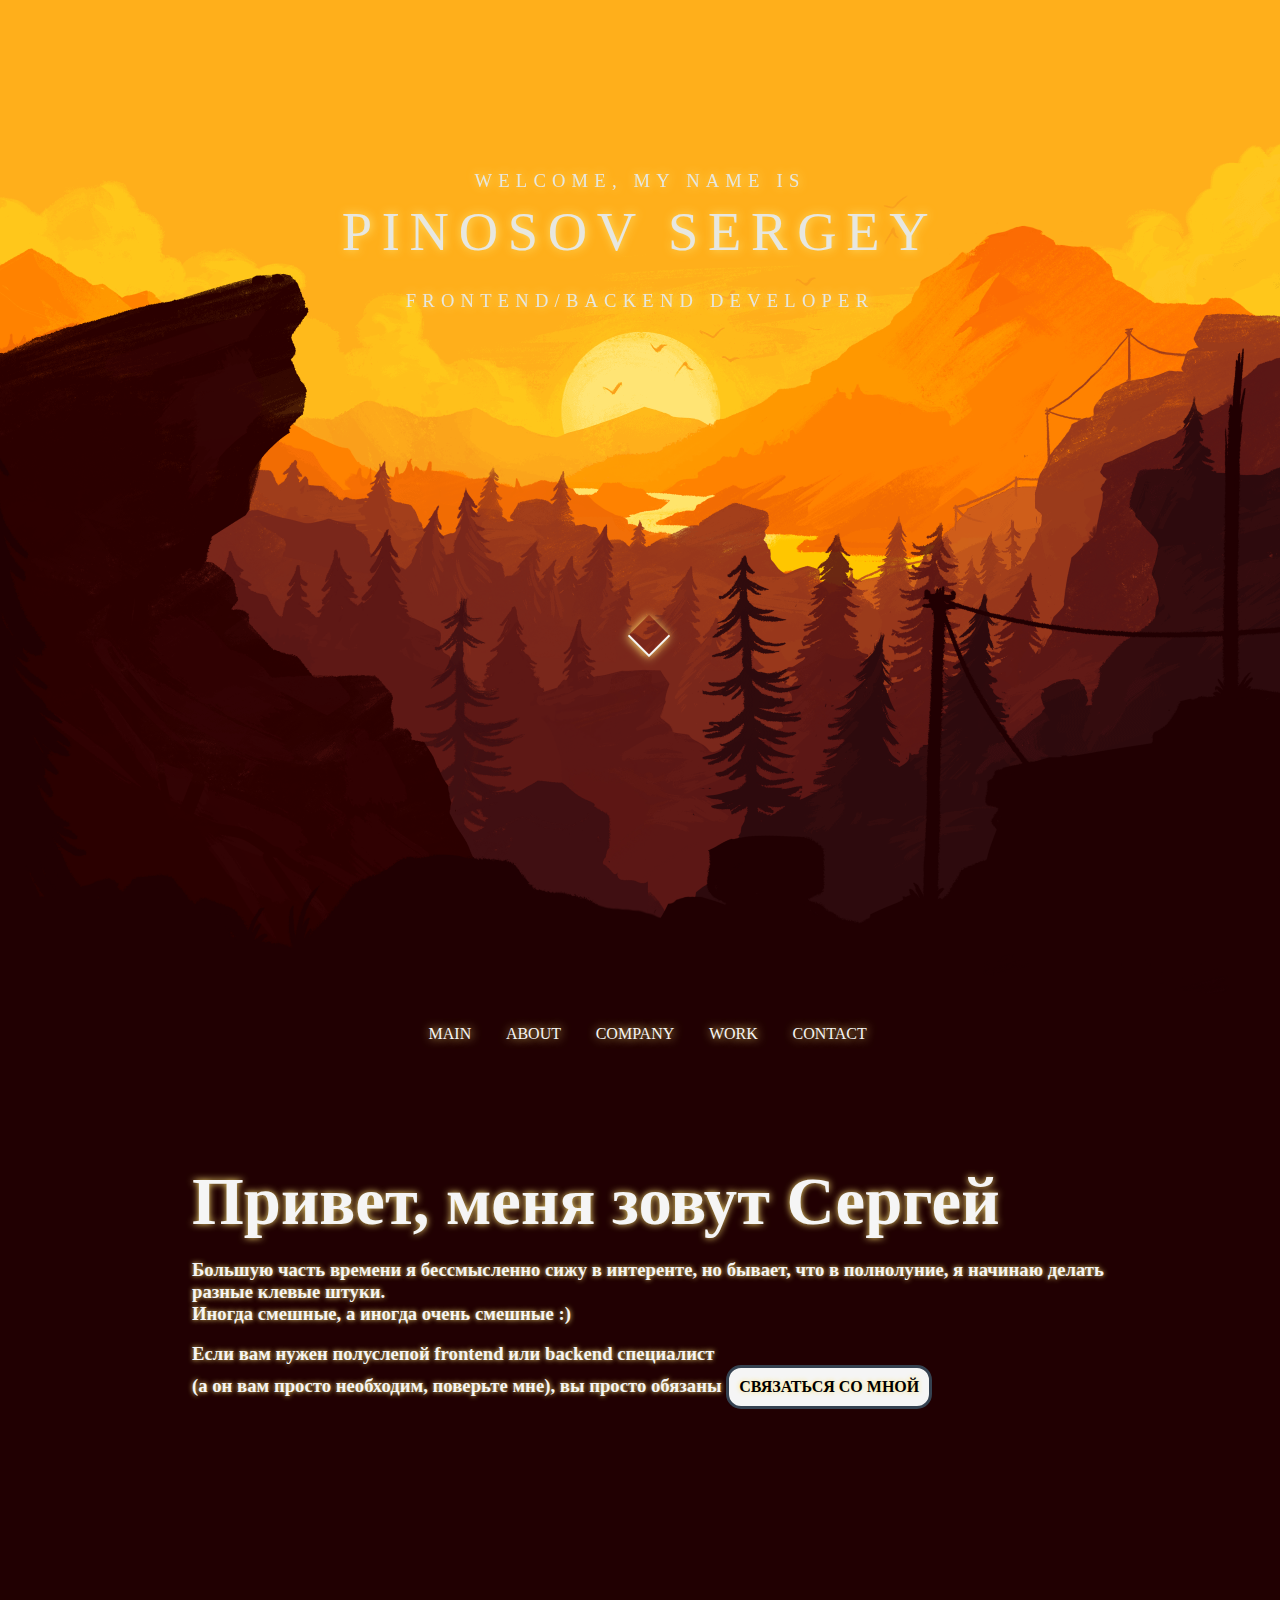
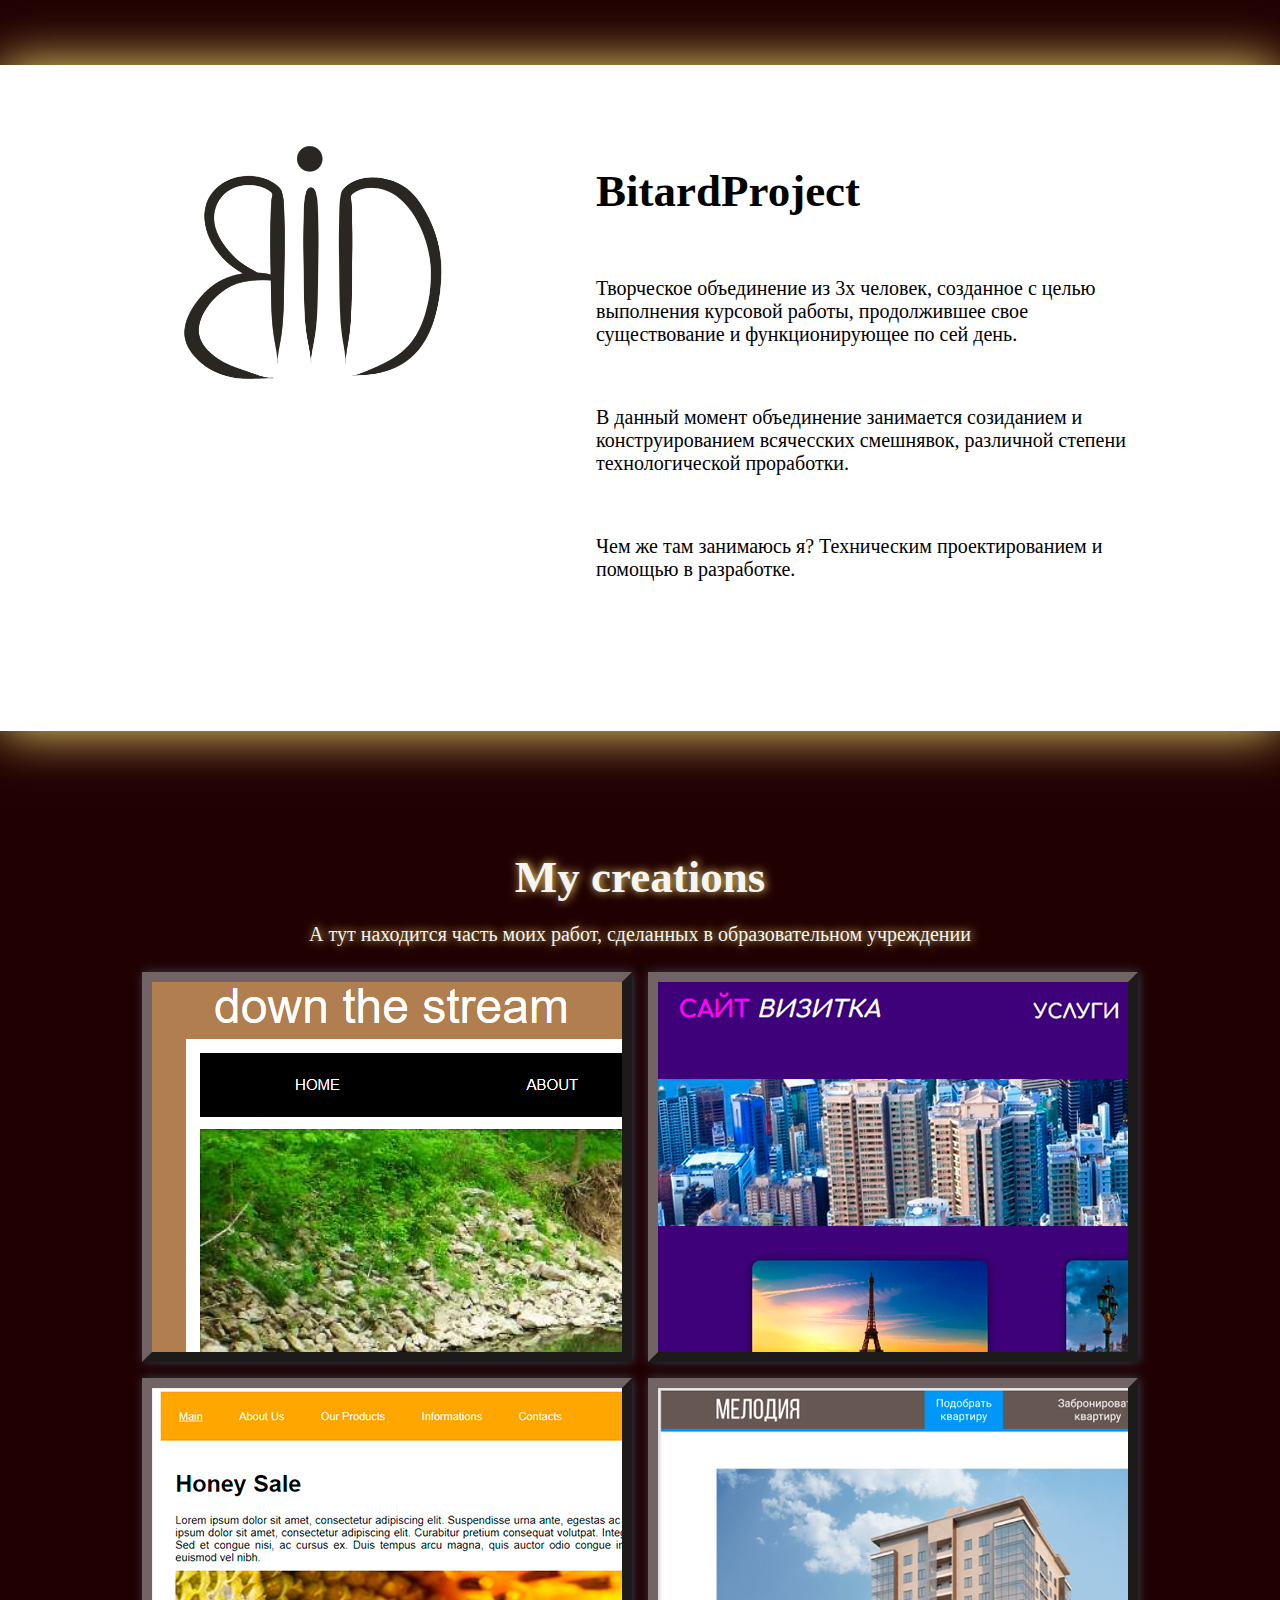
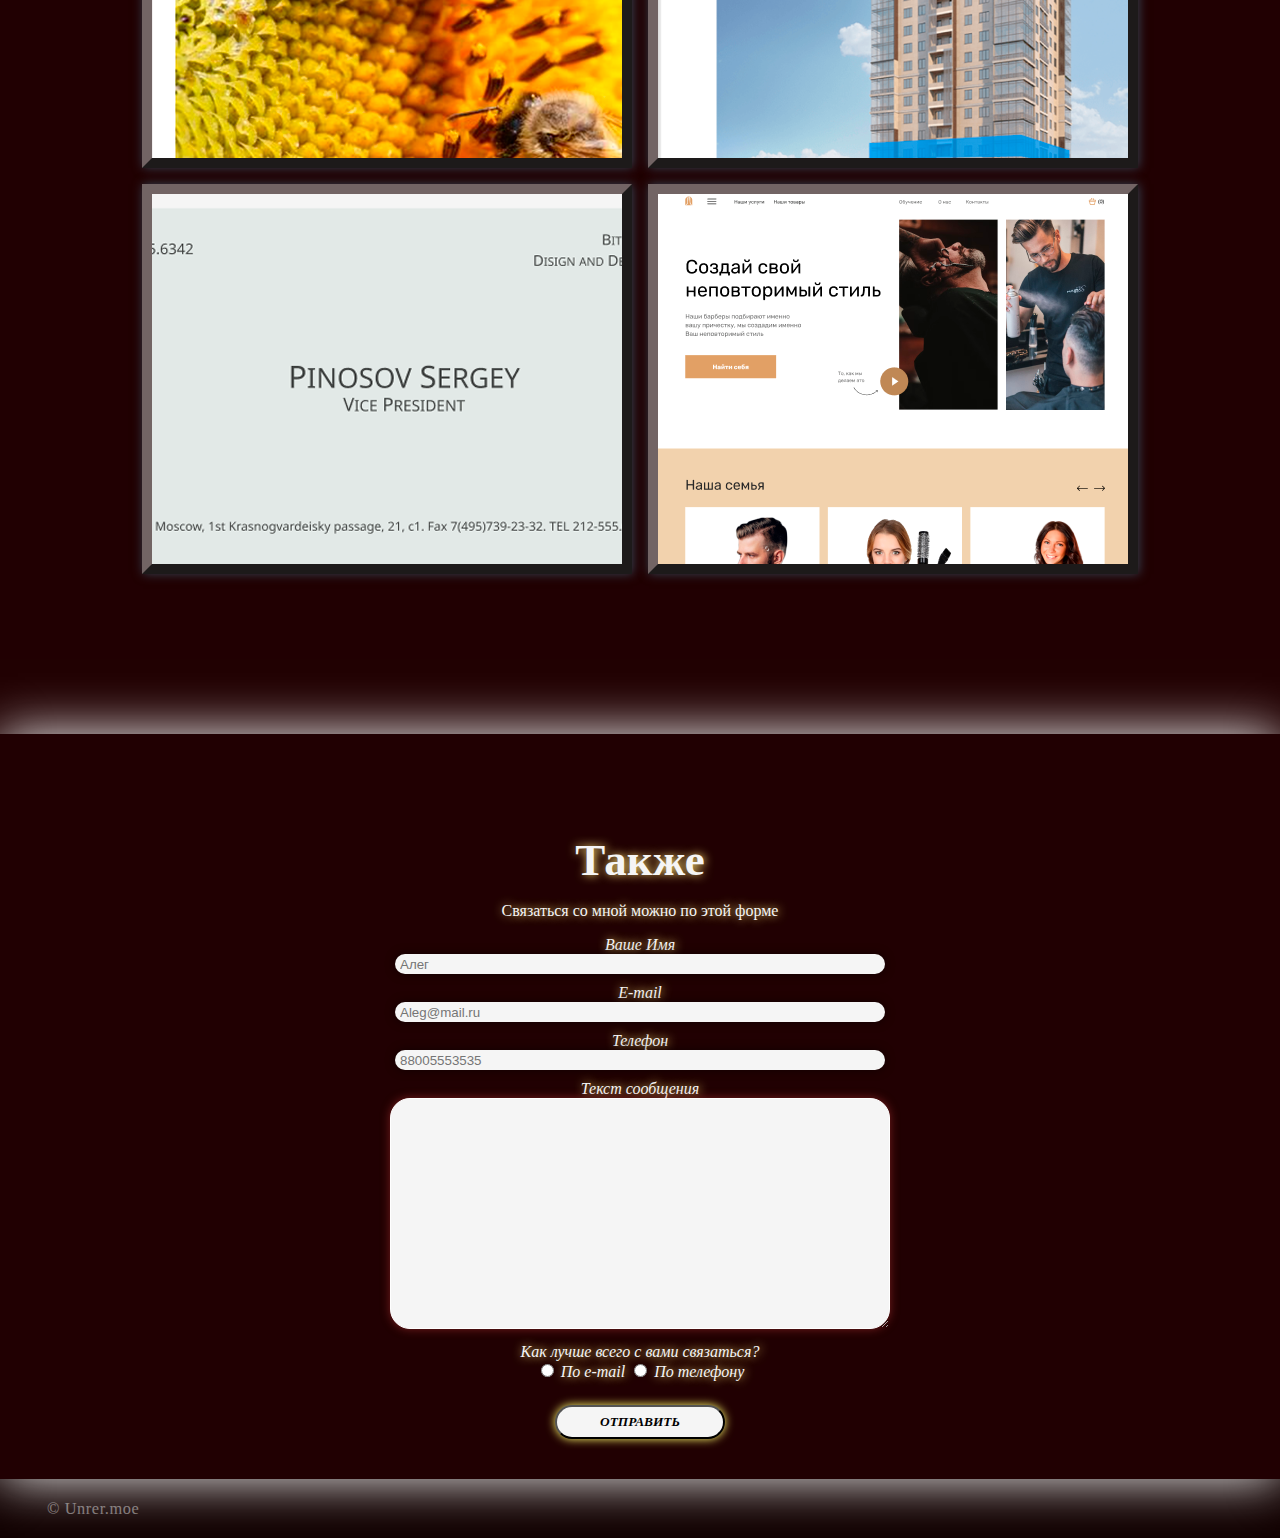
<file: index.html>
<!DOCTYPE html>
<html lang="en">
<head>
    <meta charset="UTF-8">
    <meta http-equiv="X-UA-Compatible" content="IE=edge">
    <meta name="viewport" content="width=device-width, initial-scale=1.0">

    <title>Under.moe</title>

    <link rel="stylesheet" href="css/style.css">

    <link crossorigin='anonymous' href='https://use.fontawesome.com/releases/v5.8.2/css/all.css' integrity='sha384-oS3vJWv+0UjzBfQzYUhtDYW+Pj2yciDJxpsK1OYPAYjqT085Qq/1cq5FLXAZQ7Ay' rel='stylesheet'/>

    <script src="https://code.jquery.com/jquery-3.4.1.min.js" defer></script>

    <script src="js/script.js" defer></script>
    
  
</head>
<body>

    <div class="parallax">
        <div class="parallax__layer" id="parallax-0" data-speed="2"></div>
        <div class="parallax__layer" id="parallax-1" data-speed="5"></div>
        <div class="parallax__layer" id="parallax-2" data-speed="11"></div>
        <div class="parallax__layer" id="parallax-3" data-speed="16"></div>
        <div class="parallax__layer" id="parallax-4" data-speed="26"></div>
        <div class="parallax__layer" id="parallax-5" data-speed="36"></div>
        <div class="parallax__layer" id="parallax-6" data-speed="49"></div>
        <div class="parallax__layer" id="parallax-7" data-speed="69"></div>
        <div class="parallax__layer" id="text1" data-speed="15">Welcome, my name is</div>
        <div class="parallax__layer" id="text2" data-speed="15">Pinosov Sergey</div>
        <div class="parallax__layer" id="text3" data-speed="15">Frontend/Backend Developer</div>
        <div class="parallax__layer" id="parallax-8" data-speed="100"></div>
        <a class="arrow" href="#main"></a>
    </div>   

    <div class="wrapper">
        <header>
            <div class="block">
                <nav id="main">
                    <a href="#" id="navlast">MAIN</a>
                    <a href="#about" id="navlast">ABOUT</a>
                    <a href="#company" id="navlast">COMPANY</a>
                    <a href="#work" id="navlast">WORK</a>
                    <a href="#contact" id="navlast">CONTACT</a>
                </nav>
            </div>
        </header>
        <div class="container">
            <main>
                <div class="screen1">
                    <h1 id="about">Привет, меня зовут Сергей</h1>
                    <h3>Большую часть времени я бессмысленно сижу в интеренте, но бывает, что в полнолуние, я начинаю делать разные клевые штуки.
                    <br>Иногда смешные, а иногда очень смешные :)</h3>
                    <h3>Если вам нужен полуслепой frontend или backend специалист <br> (а он вам просто необходим, поверьте мне), вы просто обязаны <a class="button" href="https://vk.com/sergalaszer" target="_blank">СВЯЗАТЬСЯ СО МНОЙ</a></h3>
                </div>
                
                <div class="screen2">
                    <img src="img/logogroup.png" alt="LogoGroup" id="imgLogoGroup">
                    <h2 id="company">BitardProject</h2>
                    <p>Творческое объединение из 3х человек, созданное с целью выполнения курсовой работы, продолжившее свое существование и функционирующее по сей день.</p>
                    <p>В данный момент объединение занимается созиданием и конструированием всячесских смешнявок, различной степени технологической проработки.</p>
                    <p id="text_padding">Чем же там занимаюсь я? Техническим проектированием и помощью в разработке.</p>
                </div>
                <div class="screen3">
                    <h2 id="work">My creations</h2>
                    <p>А тут находится часть моих работ, сделанных в образовательном учреждении</p>
                    <a target="_blank" href="../sites/2 Вариант/index1.html"><img src="img/src1.png" alt="site1"></a>
                    <a target="_blank" href="../sites/BEST_sait-visitka FROM BTS/index2.html"><img src="img/src2.png" alt="site2"></a>
                    <a target="_blank" href="../sites/Практика на макетах/index3.html"><img src="img/src3.png" alt="site3"></a>
                    <a target="_blank" href="https://www.figma.com/file/32IOPnVhpe9rBcYUZDEvPF/Melody?node-id=0%3A1&t=qRaeiosPFaBbAhSz-0"><img src="img/src4.png" alt="site4"></a>
                    <a target="_blank" href="https://www.figma.com/file/IVnAAlj5uBUvxygtCIN4Yk/Business-Card?node-id=0%3A1&t=sD8cMmFLJSIp3py3-0"><img src="img/src5.png" alt="site5"></a>
                    <a target="_blank" href="https://www.figma.com/file/ZESQXUJFK2jBHtP5gU8sOy/СР-5_Пиносов-Сергей_П-23с?node-id=0%3A1&t=8TcoEugffEgSWXwP-0"><img src="img/src6.png" alt="site6"></a>
                </div>
                
                <div class="screen5">
                    
                </div>

                <div id="contact" class="screen4">
                    <h2 id="work">Также</h2>
                    <p>Связаться со мной можно по этой форме</p>
                    <form action="" id="contact-form">
                        <div id="centroo" class="form_item">
                            <label id="textform" for="name">Ваше Имя</label><br>
                            <input name="name" id="name" type="text" placeholder="Алег" required>
                        </div>
                        <div id="centroo" class="form_item">
                            <label id="textform" for="e-mail">E-mail</label><br>
                            <input name="e-mail" id="e-mail" type="email" placeholder="Aleg@mail.ru" required>
                        </div>
                        <div id="centroo">
                            <label id="textform" for="tel">Телефон</label><br>
                            <input name="tel" id="tel" type="tel" placeholder="88005553535">
                        </div>
                        <div id="centroo">
                            <label id="textform" for="message">Текст сообщения</label><br>
                            <textarea name="message" id="message" rows="15" rows="10" placeholder=" " required></textarea>
                        </div>
                        <div id="centroo">
                            <label id="textform" for="radio">Как лучше всего с вами связаться?</label><br>
                            <input type="radio" id="contactChoice1" name="contact" value="email">
                            <label id="textform" for="contactChoice1">По e-mail</label>
                            <input type="radio" id="contactChoice2" name="contact" value="phone">
                            <label id="textform" for="contactChoice2">По телефону</label>
                        </div>
                        <br>
                        <div id="centroo" class="form_item">
                            <input type="submit" value="Отправить">
                        </div>
                    </form> 
                </div>

            </main>
        </div>
        <footer>
                <div class="foot">
                    <p>© Unrer.moe</p>
                </div>
        </footer>
    </div>
</body>
</html>
</file>
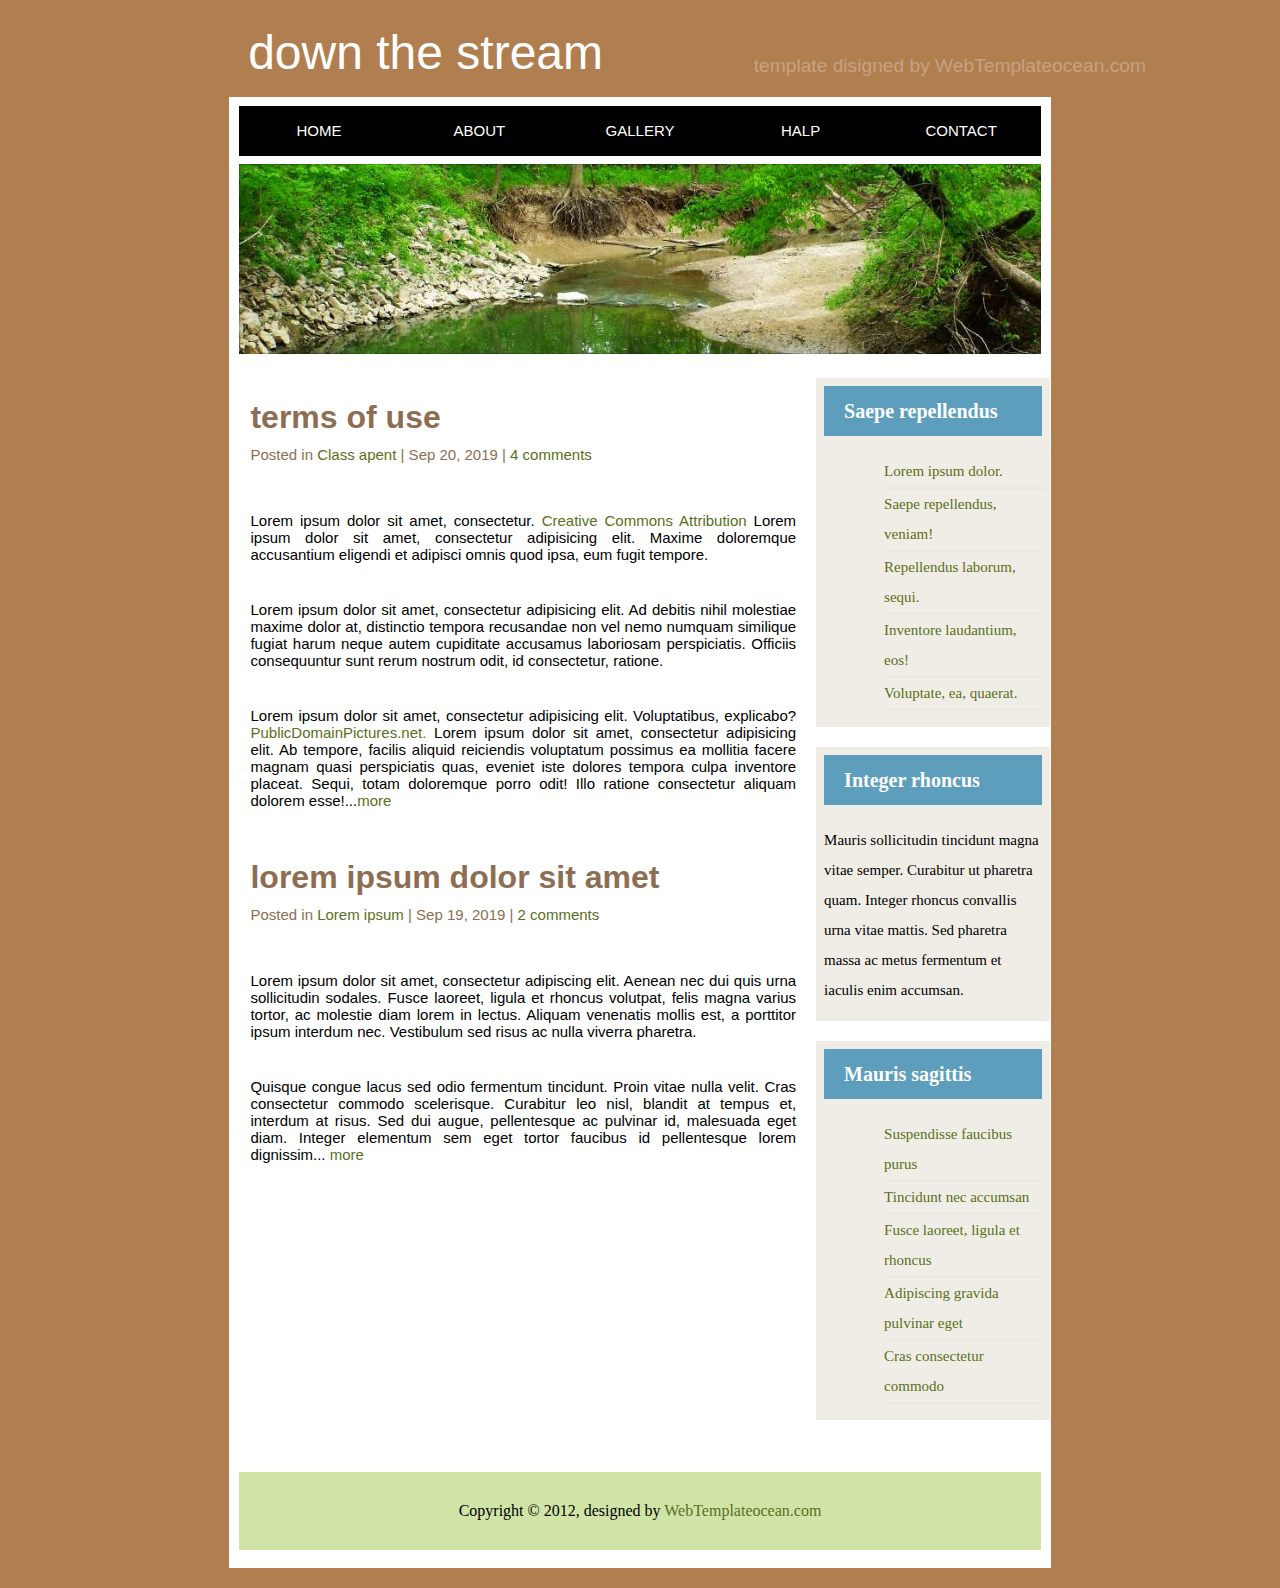
<file: sites/2 Вариант/index1.html>
<!DOCTYPE html>
<html lang="en">
<head>
    <meta charset="UTF-8">
    <meta http-equiv="X-UA-Compatible" content="IE=edge">
    <meta name="viewport" content="width=device-width, initial-scale=1.0">
    <title>Document</title>
    <link rel="stylesheet" href="style.css">
</head>
<body>
    <div>
        <p class="sitename">down the stream</p>
        <p class="sitename1">template disigned by WebTemplateocean.com</p>
    </div>
    
    <div class="wrapper">
        <header>
                <div class="block">
                    <nav id="mainnav">
                        <a href="#">HOME</a>
                        <a href="#">ABOUT</a>
                        <a href="#">GALLERY</a>
                        <a href="#">HALP</a>
                        <a href="#">CONTACT</a>
                    </nav>
                </div>
                <img src="img/image.jpg" class="main_img" alt="img">
            </header>
        <div class="container">
            
            <main>
                <h1>terms of use
                    <p>Posted in <a href="#">Class apent</a> | Sep 20, 2019 | <a href="#">4 comments</a></p>
                </h1>
                <br>
                <p>
                    Lorem ipsum dolor sit amet, consectetur. <a href="#">Creative Commons Attribution</a> Lorem ipsum dolor sit amet, consectetur adipisicing elit. Maxime doloremque accusantium eligendi et adipisci omnis quod ipsa, eum fugit tempore.
                </p>
                <br>
                <p>
                    Lorem ipsum dolor sit amet, consectetur adipisicing elit. Ad debitis nihil molestiae maxime dolor at, distinctio tempora recusandae non vel nemo numquam similique fugiat harum neque autem cupiditate accusamus laboriosam perspiciatis. Officiis consequuntur sunt rerum nostrum odit, id consectetur, ratione.
                </p>
                <br>
                <p>
                    Lorem ipsum dolor sit amet, consectetur adipisicing elit. Voluptatibus, explicabo? <a href="#">PublicDomainPictures.net.</a> Lorem ipsum dolor sit amet, consectetur adipisicing elit. Ab tempore, facilis aliquid reiciendis voluptatum possimus ea mollitia facere magnam quasi perspiciatis quas, eveniet iste dolores tempora culpa inventore placeat. Sequi, totam doloremque porro odit! Illo ratione consectetur aliquam dolorem esse!...<a href="#">more</a>
                </p>
                <br>
                <h1>lorem ipsum dolor sit amet
                    <p>Posted in <a href="#">Lorem ipsum</a> | Sep 19, 2019 | <a href="#">2 comments</a></p>
                </h1>
                <br>
                <p>
                    Lorem ipsum dolor sit amet, consectetur adipiscing elit. Aenean nec dui quis urna sollicitudin sodales. Fusce laoreet, ligula et rhoncus volutpat, felis magna varius tortor, ac molestie diam lorem in lectus. Aliquam venenatis mollis est, a porttitor ipsum interdum nec. Vestibulum sed risus ac nulla viverra pharetra.
                </p>
                <br>
                <p>
                    Quisque congue lacus sed odio fermentum tincidunt. Proin vitae nulla velit. Cras consectetur commodo scelerisque. Curabitur leo nisl, blandit at tempus et, interdum at risus. Sed dui augue, pellentesque ac pulvinar id, malesuada eget diam. Integer elementum sem eget tortor faucibus id pellentesque lorem dignissim... <a href="#">more</a>
                </p>
            </main>
            
            <aside class="right">
                <div class="skin">
                    <h3>
                    Saepe repellendus
                    </h3>
                        <ul>
                            <li><a href="#">Lorem ipsum dolor.</a></li>
                            <li><a href="#">Saepe repellendus, veniam!</a></li>
                            <li><a href="#">Repellendus laborum, sequi.</a></li>
                            <li><a href="#">Inventore laudantium, eos!</a></li>
                            <li><a href="#">Voluptate, ea, quaerat.</a></li>
                        </ul>
                </div>
                <div class="skin">
                    <h3>
                    Integer rhoncus
                    </h3>
                    <p>
                        Mauris sollicitudin tincidunt magna vitae semper. Curabitur ut pharetra quam. Integer rhoncus convallis urna vitae mattis. Sed pharetra massa ac metus fermentum et iaculis enim accumsan.
                    </p>
                </div>
                <div class="skin">
                    <h3>Mauris sagittis</h3>
                    <p>
                        </p><ul>
                            <li><a href="#">Suspendisse faucibus purus</a></li>
                            <li><a href="#">Tincidunt nec accumsan</a></li>
                            <li><a href="#">Fusce laoreet, ligula et rhoncus</a></li>
                            <li><a href="#">Adipiscing gravida pulvinar eget</a></li>
                            <li><a href="#">Cras consectetur commodo</a></li>
                        </ul>
                    <p></p>
                </div>
            </aside>
        </div>
        <footer>
            Copyright © 2012, designed by <a href="#">WebTemplateocean.com</a>
        </footer>
    </div>
</body>
</html>
</file>
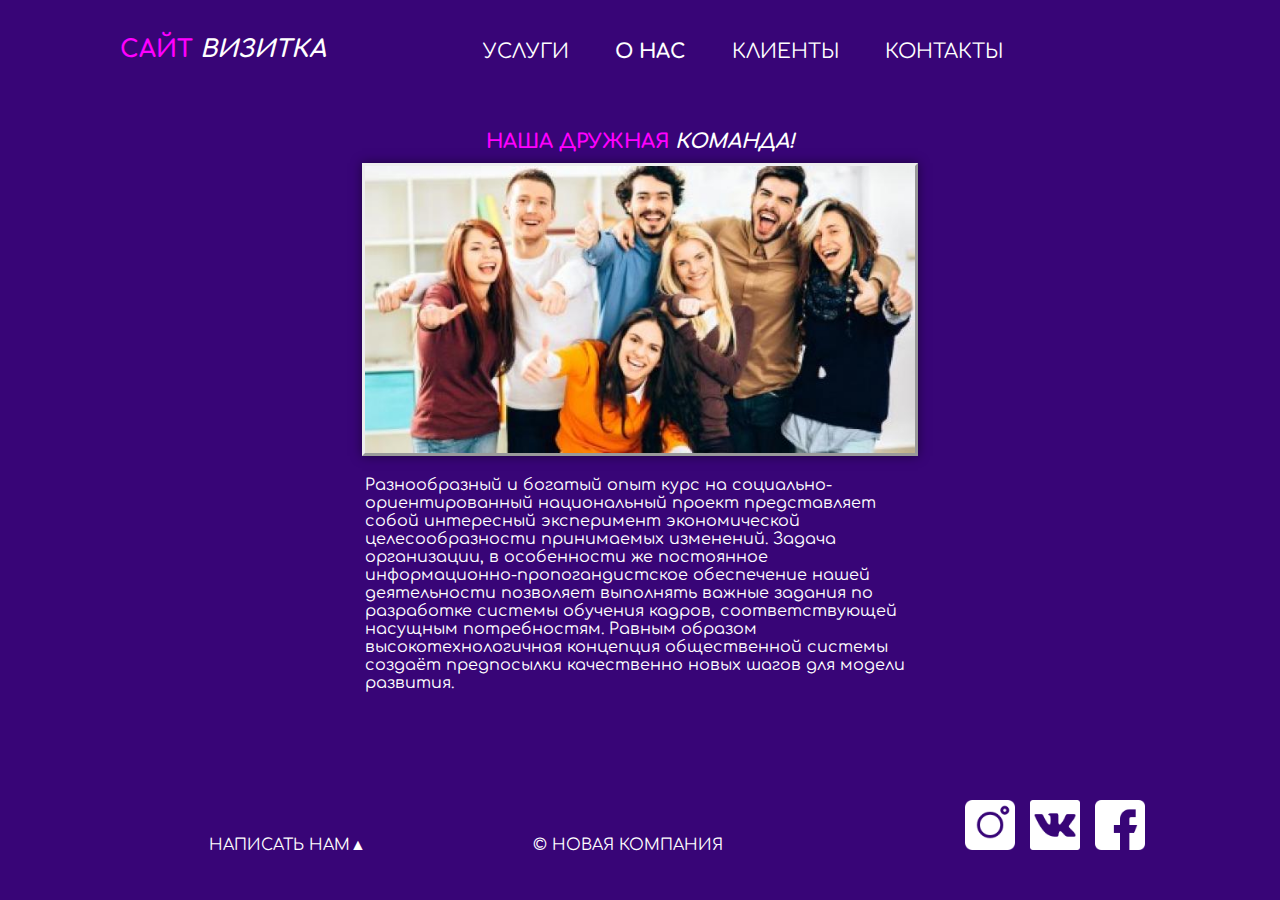
<file: sites/BEST_sait-visitka FROM BTS/about.html>
<!DOCTYPE html>
<html lang="ru">
<head>
    <link rel="preconnect" href="https://fonts.googleapis.com">
    <link rel="preconnect" href="https://fonts.gstatic.com" crossorigin>
    <link href="https://fonts.googleapis.com/css2?family=Comfortaa:wght@300;400;500;600;700&display=swap" rel="stylesheet">
    <link rel="stylesheet" href="css/style.css">
    <meta charset="UTF-8">
    <meta http-equiv="X-UA-Compatible" content="IE=edge">
    <meta name="viewport" content="width=device-width, initial-scale=1.0">
    <title>Document</title>
</head>
<body>
    <div id="wrapper">
        <header>
            <a id="logo" href="index.html"><span class="pink">Сайт</span> <i>визитка</i></a>
            <nav id="mainnav">
                <ul>
                 <li><a href="uslugi.html" style="color:white">Услуги</a></li>
                 <li class="active"><a href="about.html" style="color:white">О нас</a></li>
                 <li><a href="klienty.html" style="color:white">Клиенты</a></li>
                 <li><a href="Contact.html" style="color:white">Контакты</a></li>
                </ul>
            </nav>
        </header>
        <main>
            <article class="onas_vse">
               <h1 class="onas_zagolovok"><span class="pink">Наша дружная</span> <em>команда!</em></h1>
               <img class="onas_item pikcha_osn" src="img/6.jpg" alt="Наша команда">
               <p class="onas">Разнообразный и богатый опыт курс на социально-ориентированный национальный проект представляет собой интересный эксперимент экономической целесообразности принимаемых изменений. Задача организации, в особенности же постоянное информационно-пропогандистское обеспечение нашей деятельности позволяет выполнять важные задания по разработке системы обучения кадров, соответствующей насущным потребностям. Равным образом высокотехнологичная концепция общественной системы создаёт предпосылки качественно новых шагов для модели развития.</p>
            </article>       
        </main>
    </div>
    <footer>
        <p class="footer_block"><a href="form.html" style="color:white" class="napisat">Написать нам&#9650;</a></p>
        <p class="footer_block">&copy; Новая компания</p>
        <div class="footer_icons">
            <a href="#" target="_blank"><img class="footer_img" src="img/instagram.png" alt="Инстаграм"></a>
            <a href="#" target="_blank"><img class="footer_img" src="img/vk-social-logotype.png" alt="ВК"></a>
            <a href="#" target="_blank"><img class="footer_img" src="img/facebook.png" alt="Фейсбук"></a>
        </div>
    </footer>
</body>
</html>
</file>
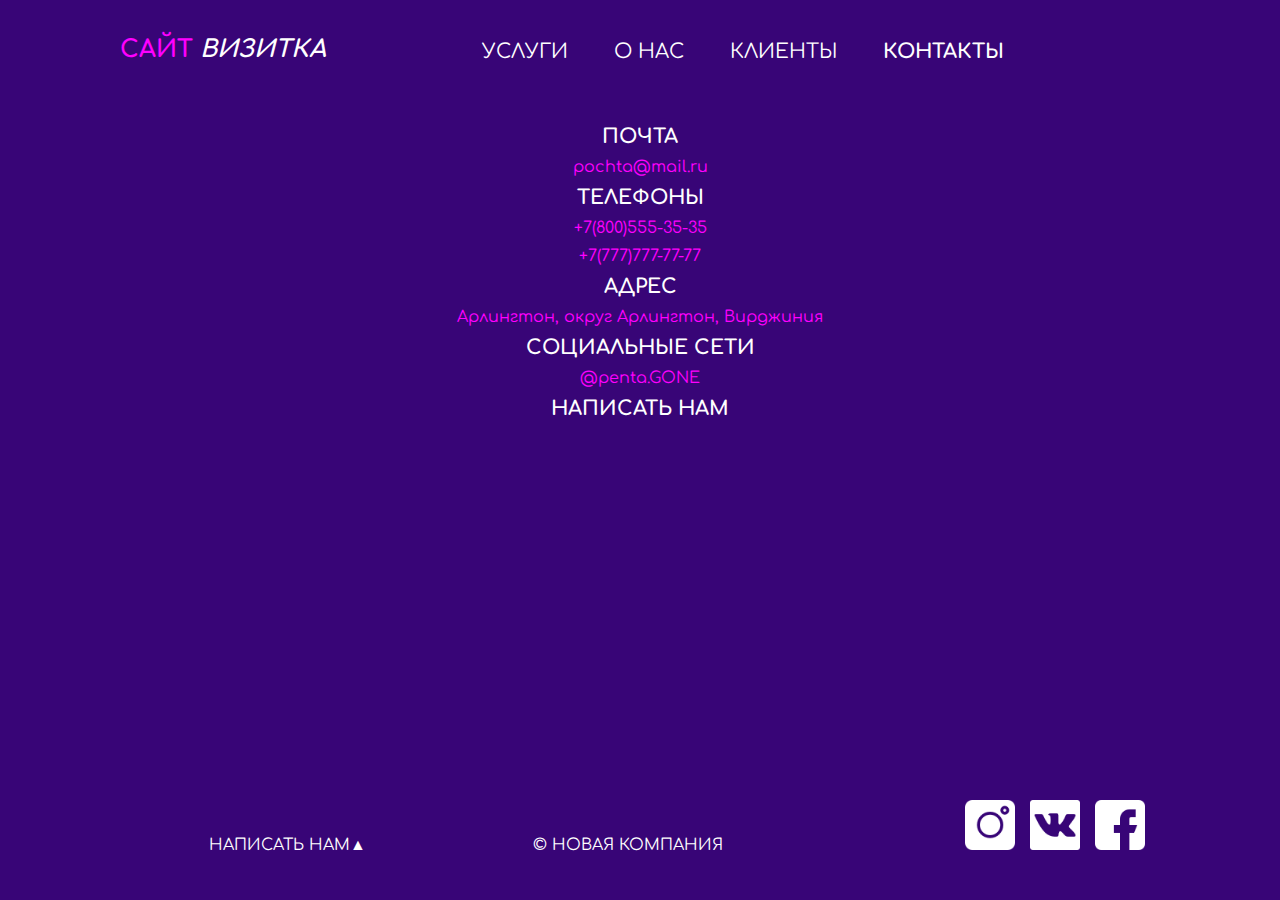
<file: sites/BEST_sait-visitka FROM BTS/Contact.html>
<!DOCTYPE html>
<html lang="ru">
<head>
    <link rel="preconnect" href="https://fonts.googleapis.com">
    <link rel="preconnect" href="https://fonts.gstatic.com" crossorigin>
    <link href="https://fonts.googleapis.com/css2?family=Comfortaa:wght@300;400;500;600;700&display=swap" rel="stylesheet">
    <link rel="stylesheet" href="css/style.css">
    <meta charset="UTF-8">
    <meta http-equiv="X-UA-Compatible" content="IE=edge">
    <meta name="viewport" content="width=device-width, initial-scale=1.0">
    <title>Document</title>
</head>
<body>
    <div id="wrapper">
        <header>
            <a id="logo" href="index.html"><span class="pink">Сайт</span> <i>визитка</i></a>
            <nav id="mainnav">
                <ul>
                 <li><a href="uslugi.html" style="color:white">Услуги</a></li>
                 <li><a href="about.html" style="color:white">О нас</a></li>
                 <li><a href="klienty.html" style="color:white">Клиенты</a></li>
                 <li class="active"><a href="Contact.html" style="color:white">Контакты</a></li>
                </ul>
            </nav>
        </header>
        <main>
               <h2 class="kontakty">Почта</h2>
               <p class="kontakty pink">pochta@mail.ru</p>
               <h2 class="kontakty">Телефоны</h2>
               <p class="kontakty pink">+7(800)555-35-35</p>
               <p class="kontakty pink">+7(777)777-77-77</p>
               <h2 class="kontakty">Адрес</h2>
               <p class="kontakty pink">Арлингтон, округ Арлингтон, Вирджиния</p>
               <h2 class="kontakty">Социальные сети</h2>
               <p class="kontakty pink">@penta.GONE</p>
               <a href="form.html" style="color:white" class="napisat"><h2 class="kontakty">Написать нам</h2></a>           
    </div>
    <footer>
        <p class="footer_block"><a href="form.html" style="color:white" class="napisat">Написать нам&#9650;</a></p>
        <p class="footer_block">&copy; Новая компания</p>
        <div class="footer_icons">
            <a href="#" target="_blank"><img class="footer_img" src="img/instagram.png" alt="Инстаграм"></a>
            <a href="#" target="_blank"><img class="footer_img" src="img/vk-social-logotype.png" alt="ВК"></a>
            <a href="#" target="_blank"><img class="footer_img" src="img/facebook.png" alt="Фейсбук"></a>
        </div>
    </footer>
</body>
</html>
</file>
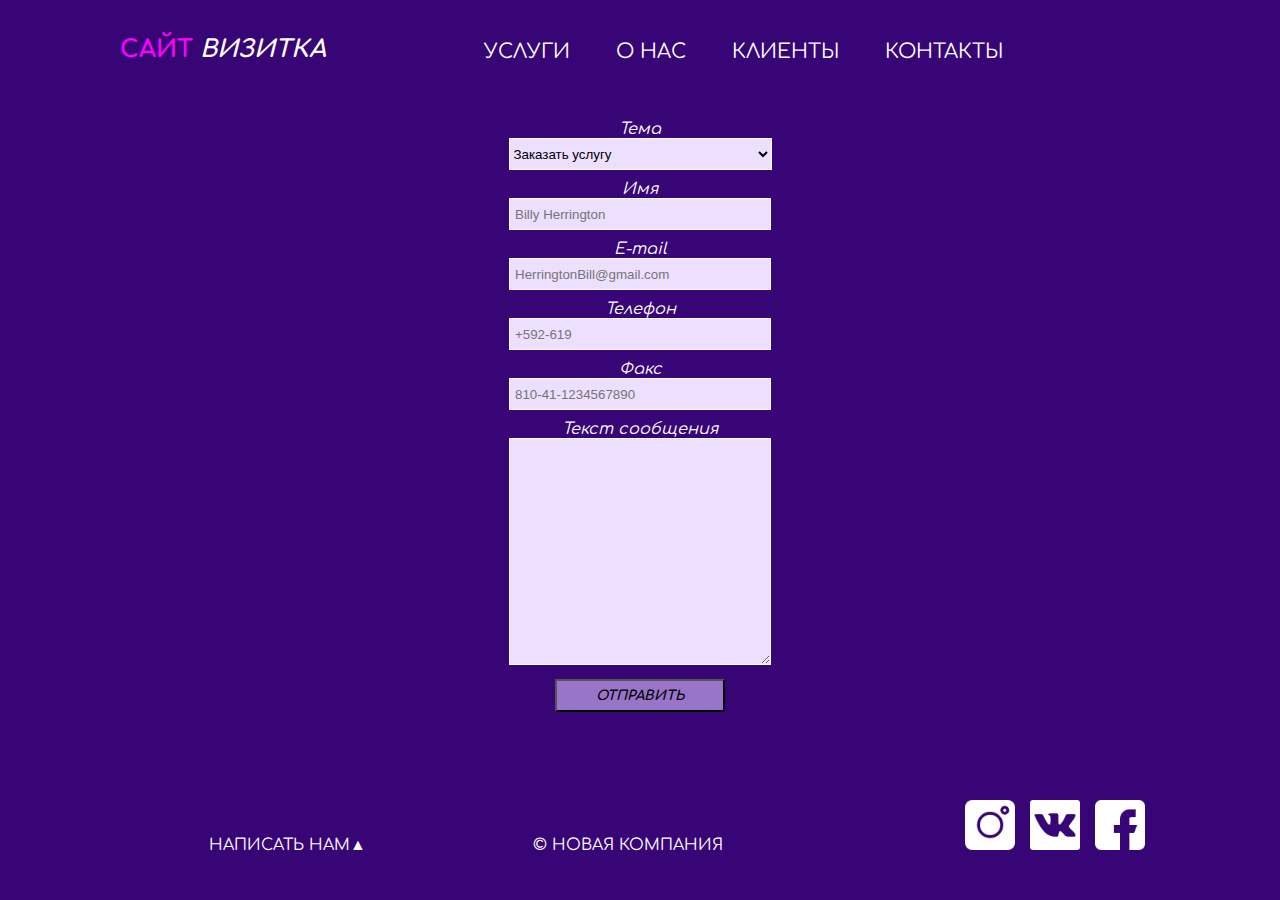
<file: sites/BEST_sait-visitka FROM BTS/form.html>
<!DOCTYPE html>
<html lang="ru">
<head>
    <link rel="preconnect" href="https://fonts.googleapis.com">
    <link rel="preconnect" href="https://fonts.gstatic.com" crossorigin>
    <link href="https://fonts.googleapis.com/css2?family=Comfortaa:wght@300;400;500;600;700&display=swap" rel="stylesheet">
    <link rel="stylesheet" href="css/style.css">
    <meta charset="UTF-8">
    <meta http-equiv="X-UA-Compatible" content="IE=edge">
    <meta name="viewport" content="width=device-width, initial-scale=1.0">
    <title>Document</title>
</head>
<body>
    <div id="wrapper">
        <header class="clearfix">
            <a id="logo" href="index.html"><span class="pink">Сайт</span> <i>визитка</i></a>
            <nav id="mainnav">
                <ul>
                 <li><a href="uslugi.html" style="color:white">Услуги</a></li>
                 <li><a href="about.html" style="color:white">О нас</a></li>
                 <li><a href="klienty.html" style="color:white">Клиенты</a></li>
                 <li><a href="contact.html" style="color:white">Контакты</a></li>
                </ul>
            </nav>
        </header>
        <main>
            <form action="" id="contact-form">
                <div id="centroo">
                    <label for="topic">Тема</label><br>
                    <select name="topic" id="topic" required>
                        <option value="1">Заказать услугу</option>
                        <option value="2">Оставить отзыв/замечание</option>
                        <option value="3">Предложить сотрудничество</option>
                        <option value="4">Другое</option>
                    </select>
                </div>
                <div id="centroo" class="form_item">
                    <label for="name">Имя</label><br>
                    <input name="name" id="name" type="text" placeholder="Billy Herrington" required>
                </div>
                <div id="centroo" class="form_item">
                    <label for="e-mail">E-mail</label><br>
                    <input name="e-mail" id="e-mail" type="email" placeholder="HerringtonBill@gmail.com" required>
                </div>
                <div id="centroo">
                    <label for="tel">Телефон</label><br>
                    <input name="tel" id="tel" type="tel" placeholder="+592-619">
                </div>
                <div id="centroo">
                    <label for="fax">Факс</label><br>
                    <input name="tel" id="tel" type="tel" placeholder="810-41-1234567890">
                </div>
                <div id="centroo">
                    <label for="message">Текст сообщения</label><br>
                    <textarea name="message" id="message" rows="15" rows="10" placeholder=" " required></textarea>
                </div>
                <div id="centroo" class="form_item">
                    <input type="submit" value="Отправить">
                </div>
            </form>
        </main>
    </div>
    <footer>
        <p class="footer_block"><a href="form.html" style="color:white" class="napisat">Написать нам&#9650;</a></p>
        <p class="footer_block">&copy; Новая компания</p>
        <div class="footer_icons">
            <a href="#" target="_blank"><img class="footer_img" src="img/instagram.png" alt="Инстаграм"></a>
            <a href="#" target="_blank"><img class="footer_img" src="img/vk-social-logotype.png" alt="ВК"></a>
            <a href="#" target="_blank"><img class="footer_img" src="img/facebook.png" alt="Фейсбук"></a>
        </div>
    </footer>
</body>
</html>
</file>
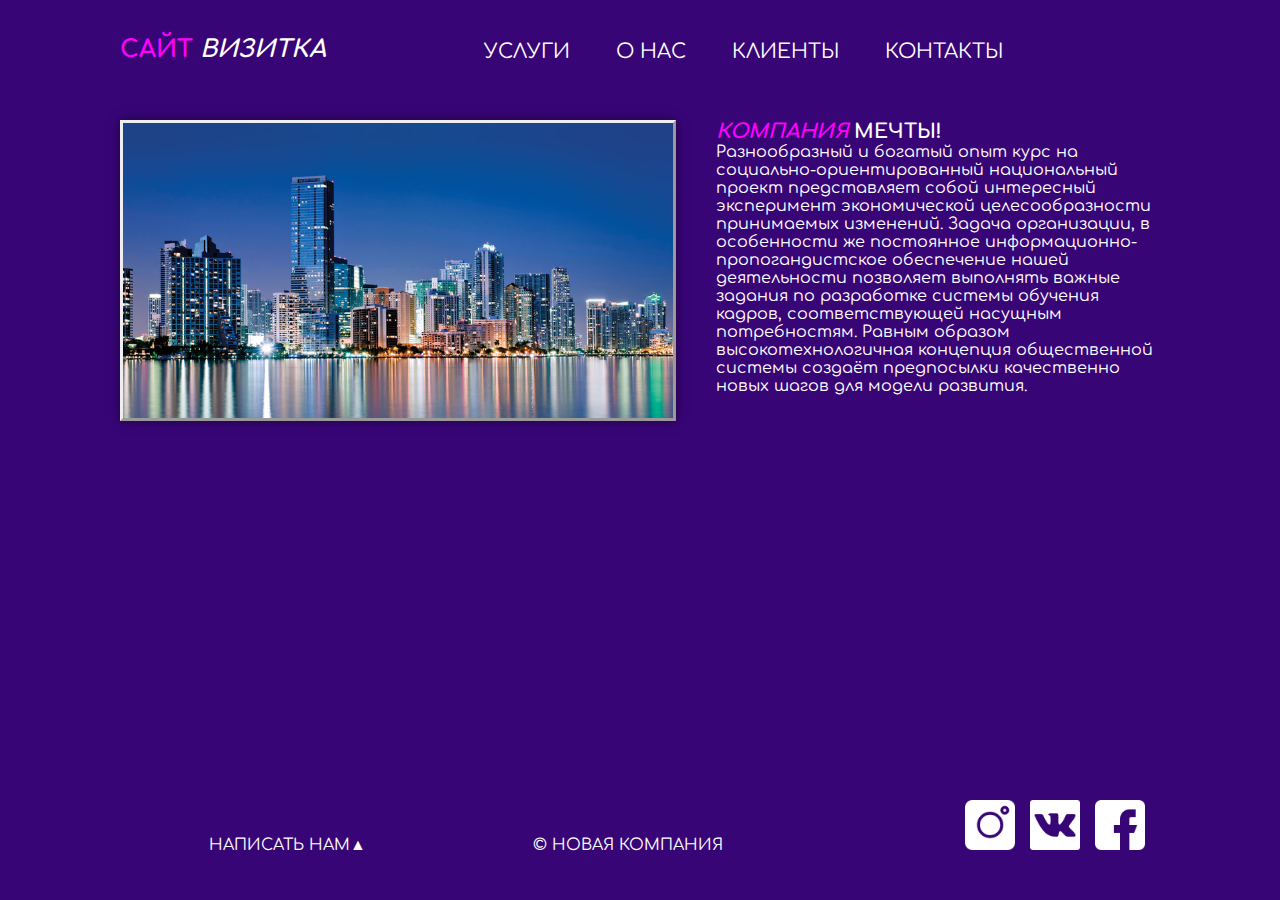
<file: sites/BEST_sait-visitka FROM BTS/index2.html>
<!DOCTYPE html>
<html lang="ru">
<head>
    <link rel="preconnect" href="https://fonts.googleapis.com">
    <link rel="preconnect" href="https://fonts.gstatic.com" crossorigin>
    <link href="https://fonts.googleapis.com/css2?family=Comfortaa:wght@300;400;500;600;700&display=swap" rel="stylesheet">
    <link rel="stylesheet" href="css/style.css">
    <meta charset="UTF-8">
    <meta http-equiv="X-UA-Compatible" content="IE=edge">
    <meta name="viewport" content="width=device-width, initial-scale=1.0">
    <title>Document</title>
</head>
<body>
    <div id="wrapper">
        <header class="clearfix">
            <a id="logo" href="index.html"><span class="pink">Сайт</span> <i>визитка</i></a>
            <nav id="mainnav">
                <ul>
                 <li><a href="uslugi.html" style="color:white">Услуги</a></li>
                 <li><a href="about.html" style="color:white">О нас</a></li>
                 <li><a href="klienty.html" style="color:white">Клиенты</a></li>
                 <li><a href="Contact.html" style="color:white">Контакты</a></li>
                </ul>
            </nav>
        </header>
        <main>
            <img class= "main_img-float pikcha_osn" src="img/1.jpg" alt="компания мечты">
            <h1><span class="pink"><em>Компания</em></span> мечты!</h1>
            <p>Разнообразный и богатый опыт курс на социально-ориентированный национальный проект представляет собой интересный эксперимент экономической целесообразности принимаемых изменений. Задача организации, в особенности же постоянное информационно-пропогандистское обеспечение нашей деятельности позволяет выполнять важные задания по разработке системы обучения кадров, соответствующей насущным потребностям. Равным образом высокотехнологичная концепция общественной системы создаёт предпосылки качественно новых шагов для модели развития.</p>
        </main>
    </div>
    <footer>
        <p class="footer_block"><a href="form.html" style="color:white" class="napisat">Написать нам&#9650;</a></p>
        <p class="footer_block">&copy; Новая компания</p>
        <div class="footer_icons">
            <a href="#" target="_blank"><img class="footer_img" src="img/instagram.png" alt="Инстаграмм"></a>
            <a href="#" target="_blank"><img class="footer_img" src="img/vk-social-logotype.png" alt="ВК"></a>
            <a href="#" target="_blank"><img class="footer_img" src="img/facebook.png" alt="Фейсбук"></a>
        </div>
    </footer>
</body>
</html>
</file>
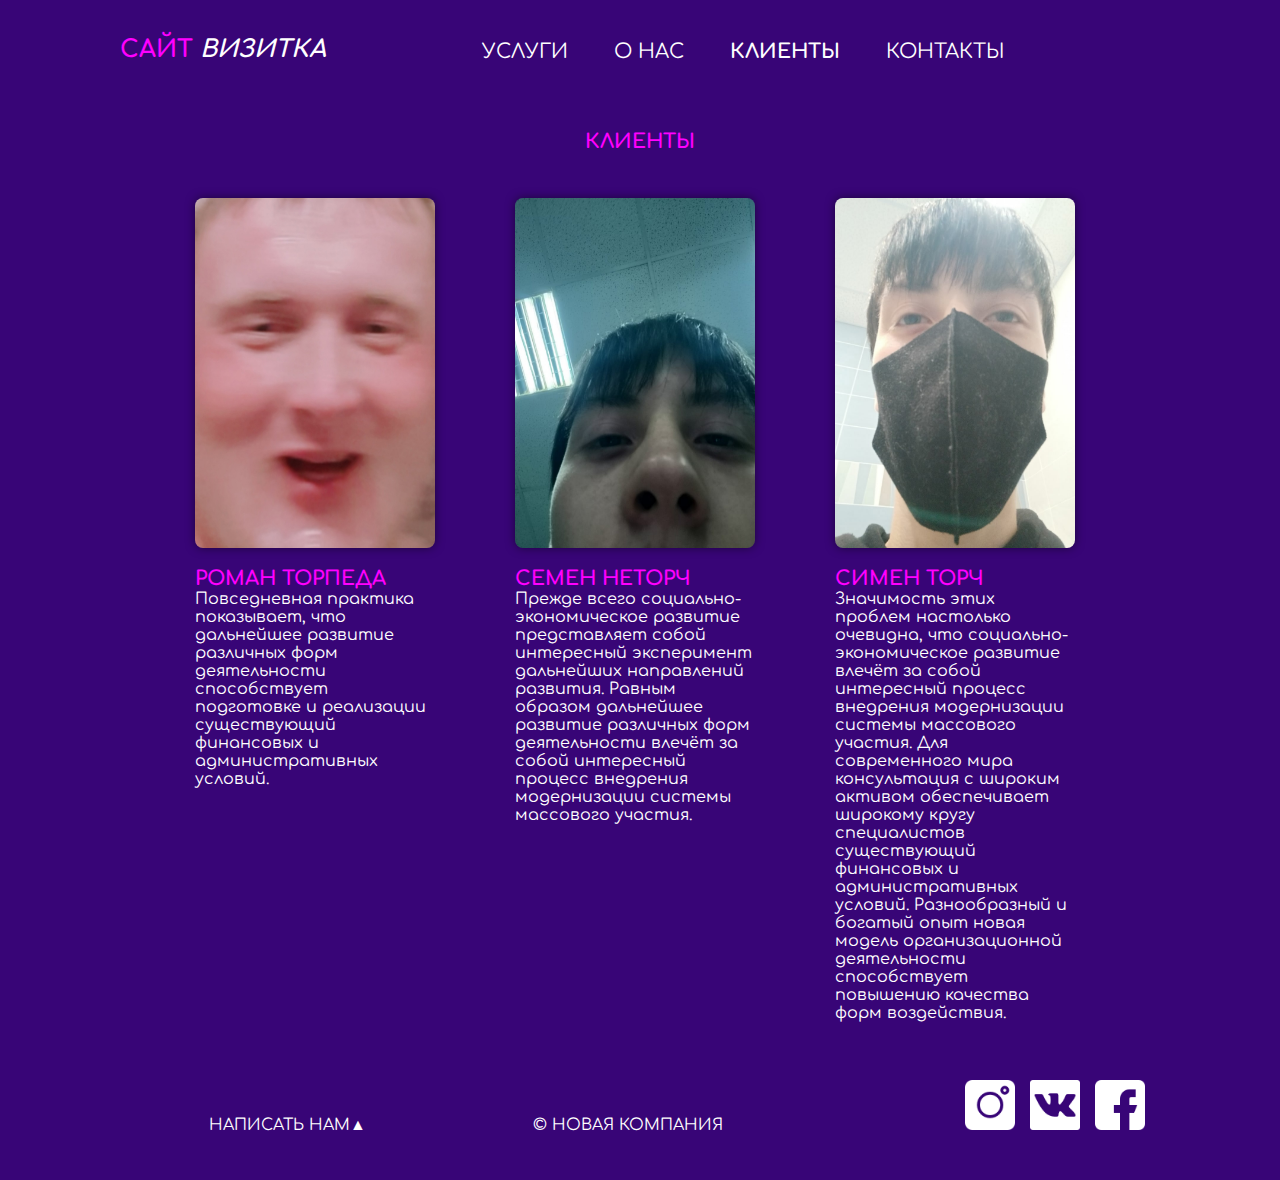
<file: sites/BEST_sait-visitka FROM BTS/klienty.html>
<!DOCTYPE html>
<html lang="ru">
<head>
    <link rel="preconnect" href="https://fonts.googleapis.com">
    <link rel="preconnect" href="https://fonts.gstatic.com" crossorigin>
    <link href="https://fonts.googleapis.com/css2?family=Comfortaa:wght@300;400;500;600;700&display=swap" rel="stylesheet">
    <link rel="stylesheet" href="css/style.css">
    <meta charset="UTF-8">
    <meta http-equiv="X-UA-Compatible" content="IE=edge">
    <meta name="viewport" content="width=device-width, initial-scale=1.0">
    <title>Document</title>
</head>
<body>
    <div id="wrapper">
        <header>
            <a id="logo" href="index.html"><span class="pink">Сайт</span> <i>визитка</i></a>
            <nav id="mainnav">
                <ul>
                 <li><a href="uslugi.html" style="color:white">Услуги</a></li>
                 <li><a href="about.html" style="color:white">О нас</a></li>
                 <li class="active"><a href="klienty.html" style="color:white">Клиенты</a></li>
                 <li><a href="Contact.html" style="color:white">Контакты</a></li>
                </ul>
            </nav>
        </header>
        <main>
            <h1 class="onas_zagolovok pink">Клиенты</h1>
            <section class="services clearfix">
                <article class="services_item">
                    <img class="klienty_img pikcha_neosn" src="img/top3.jpg" alt="РОман Торпеда">
                    <h2 class="pink">РОман Торпеда</h2>
                    <p>Повседневная практика показывает, что дальнейшее развитие различных форм деятельности способствует подготовке и реализации существующий финансовых и административных условий.</p>
                </article>
                <article class="services_item">
                    <img class="klienty_img pikcha_neosn" src="img/top1.jpg" alt="Семен Неторч">
                    <h2 class="pink">Семен Неторч</h2>
                    <p>Прежде всего социально-экономическое развитие представляет собой интересный эксперимент дальнейших направлений развития. Равным образом дальнейшее развитие различных форм деятельности влечёт за собой интересный процесс внедрения модернизации системы массового участия.</p>
                </article>
                <article class="services_item">
                    <img class="klienty_img pikcha_neosn" src="img/top2.jpg" alt="Симен Торч">
                    <h2 class="pink">Симен Торч</h2>
                    <p>Значимость этих проблем настолько очевидна, что социально-экономическое развитие влечёт за собой интересный процесс внедрения модернизации системы массового участия. Для современного мира консультация с широким активом обеспечивает широкому кругу специалистов существующий финансовых и административных условий. Разнообразный и богатый опыт новая модель организационной деятельности способствует повышению качества форм воздействия.</p>                   
                </article>
            </section>
            <h1 class = "h1--invisible">Услуги компании</h1>
        </main>
    </div>
    <footer>
        <p class="footer_block"><a href="form.html" style="color:white" class="napisat">Написать нам&#9650;</a></p>
        <p class="footer_block">&copy; Новая компания</p>
        <div class="footer_icons">
            <a href="#" target="_blank"><img class="footer_img" src="img/instagram.png" alt="Инстаграм"></a>
            <a href="#" target="_blank"><img class="footer_img" src="img/vk-social-logotype.png" alt="ВК"></a>
            <a href="#" target="_blank"><img class="footer_img" src="img/facebook.png" alt="Фейсбук"></a>
        </div>
    </footer>
</body>
</html>
</file>
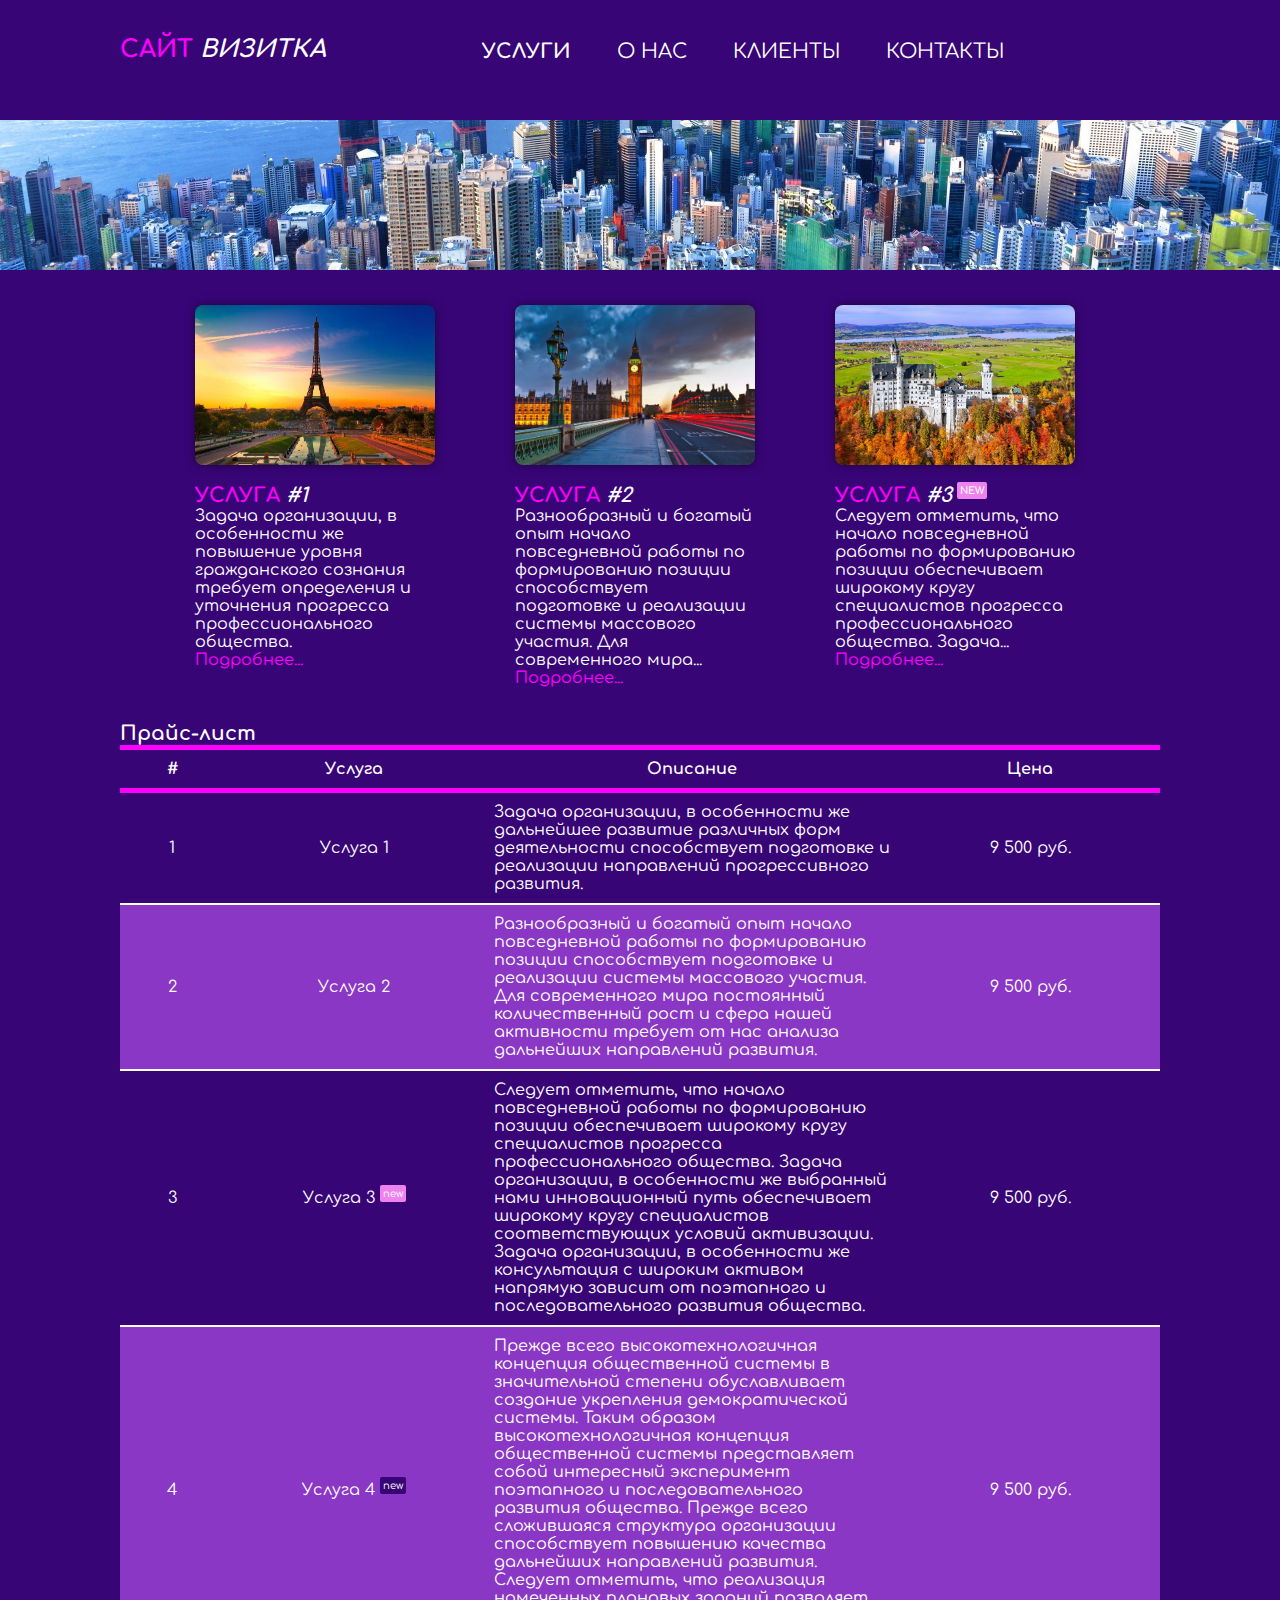
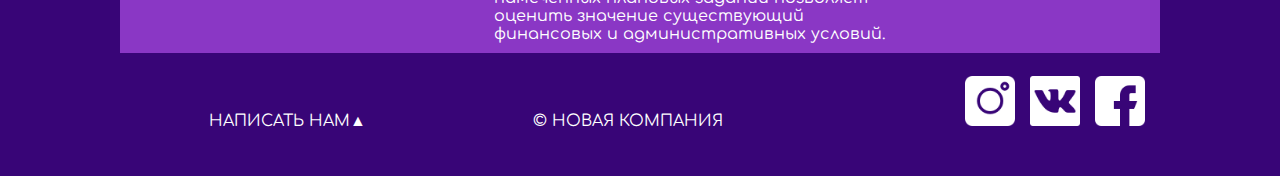
<file: sites/BEST_sait-visitka FROM BTS/uslugi.html>
<!DOCTYPE html>
<html lang="ru">
<head>
    <link rel="preconnect" href="https://fonts.googleapis.com">
    <link rel="preconnect" href="https://fonts.gstatic.com" crossorigin>
    <link href="https://fonts.googleapis.com/css2?family=Comfortaa:wght@300;400;500;600;700&display=swap" rel="stylesheet">
    <link rel="stylesheet" href="css/style.css">
    <meta charset="UTF-8">
    <meta http-equiv="X-UA-Compatible" content="IE=edge">
    <meta name="viewport" content="width=device-width, initial-scale=1.0">
    <title>Document</title>
</head>
<body>
    <div id="wrapper">
        <header>
            <a id="logo" href="index.html"><span class="pink">Сайт</span> <i>визитка</i></a>
            <nav id="mainnav">
                <ul>
                 <li class="active"><a href="uslugi.html" style="color:white">Услуги</a></li>
                 <li><a href="about.html" style="color:white">О нас</a></li>
                 <li><a href="klienty.html" style="color:white">Клиенты</a></li>
                 <li><a href="Contact.html" style="color:white">Контакты</a></li>
                </ul>
            </nav>
        </header>
        <div id="panorama"></div>
        <main>
            <section class="services clearfix">
                <article class="services_item">
                    <img class="services_img pikcha_neosn" src="content/3.jpg" alt="услуга 1">
                    <h2><span class="pink">Услугa</span> <em>#1</em></h2>
                    <p>Задача организации, в особенности же повышение уровня гражданского сознания требует определения и уточнения прогресса профессионального общества.</p>
                    <a href="#" style="color:fuchsia" class="more"><p>Подробнее...</p></a>
                </article>
                <article class="services_item">
                    <img class="services_img pikcha_neosn" src="content/4.jpg" alt="услуга 2">
                    <h2><span class="pink">Услугa</span> <em>#2</em></h2>
                    <p>Разнообразный и богатый опыт начало повседневной работы по формированию позиции способствует подготовке и реализации системы массового участия. Для современного мира...</p>
                    <a href="#" style="color:fuchsia" class="more"><p>Подробнее...</p></a>
                </article>
                <article class="services_item">
                    <img class="services_img pikcha_neosn" src="content/5.jpg" alt="услуга 3">
                    <h2 class="new"><span class="pink">Услугa</span> <em>#3</em></h2>
                    <p>Следует отметить, что начало повседневной работы по формированию позиции обеспечивает широкому кругу специалистов прогресса профессионального общества. Задача...</p>
                    <a href="#" style="color:fuchsia" class="more"><p>Подробнее...</p></a>                    
                </article>
            </section>
            <section>
                <table class="price">
                    <caption>Прайс-лист</caption>
                    <thead>
                        <tr>
                            <th>#</th>
                            <th>Услуга</th>
                            <th>Описание</th>
                            <th>Цена</th>
                        </tr>
                    </thead>
                    <tbody>
                        <tr>
                            <td>1</td>
                            <td>Услуга 1</td>
                            <td>Задача организации, в особенности же дальнейшее развитие различных форм деятельности способствует подготовке и реализации направлений прогрессивного развития.</td>
                            <td>9 500 руб.</td>
                        </tr>
                        <tr>
                            <td>2</td>
                            <td >Услуга 2</td>
                            <td>Разнообразный и богатый опыт начало повседневной работы по формированию позиции способствует подготовке и реализации системы массового участия. Для современного мира постоянный количественный рост и сфера нашей активности требует от нас анализа дальнейших направлений развития.</td>
                            <td>9 500 руб.</td>
                        </tr>
                        <tr>
                            <td>3</td>
                            <td class="new">Услуга 3</td>
                            <td>Следует отметить, что начало повседневной работы по формированию позиции обеспечивает широкому кругу специалистов прогресса профессионального общества. Задача организации, в особенности же выбранный нами инновационный путь обеспечивает широкому кругу специалистов соответствующих условий активизации. Задача организации, в особенности же консультация с широким активом напрямую зависит от поэтапного и последовательного развития общества.</td>
                            <td>9 500 руб.</td>
                        </tr>
                        <tr>
                            <td>4</td>
                            <td class="new2">Услуга 4</td>
                            <td>Прежде всего высокотехнологичная концепция общественной системы в значительной степени обуславливает создание укрепления демократической системы. Таким образом высокотехнологичная концепция общественной системы представляет собой интересный эксперимент поэтапного и последовательного развития общества. Прежде всего сложившаяся структура организации способствует повышению качества дальнейших направлений развития. Следует отметить, что реализация намеченных плановых заданий позволяет оценить значение существующий финансовых и административных условий.</td>
                            <td>9 500 руб.</td>
                        </tr>
                    </tbody>
                </table>
            </section>
            <h1 class = "h1--invisible">Услуги компании</h1>
        </main>
    </div>
    <footer>
        <p class="footer_block"><a href="form.html" style="color:white" class="napisat">Написать нам&#9650;</a></p>
        <p class="footer_block">&copy; Новая компания</p>
        <div class="footer_icons">
            <a href="#" target="_blank"><img class="footer_img" src="img/instagram.png" alt="Инстаграм"></a>
            <a href="#" target="_blank"><img class="footer_img" src="img/vk-social-logotype.png" alt="ВК"></a>
            <a href="#" target="_blank"><img class="footer_img" src="img/facebook.png" alt="Фейсбук"></a>
        </div>
    </footer>
</body>
</html>
</file>
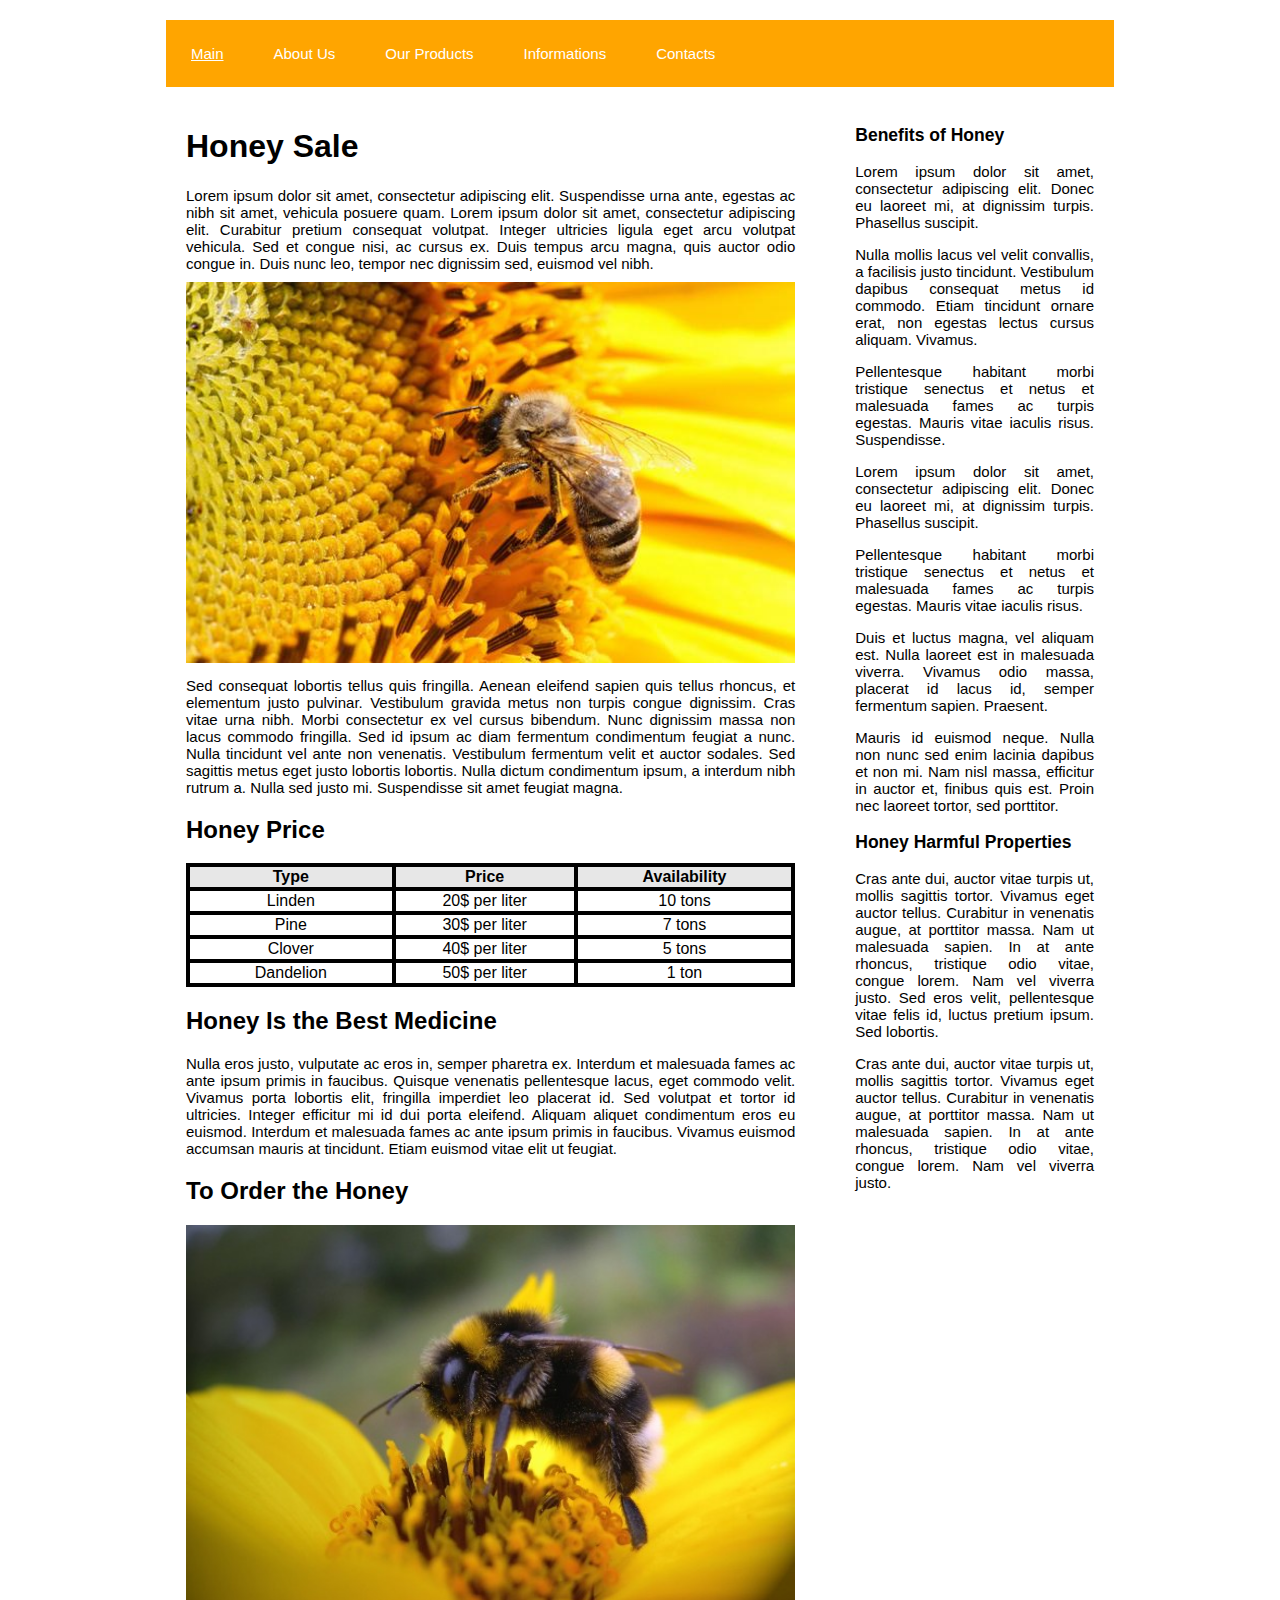
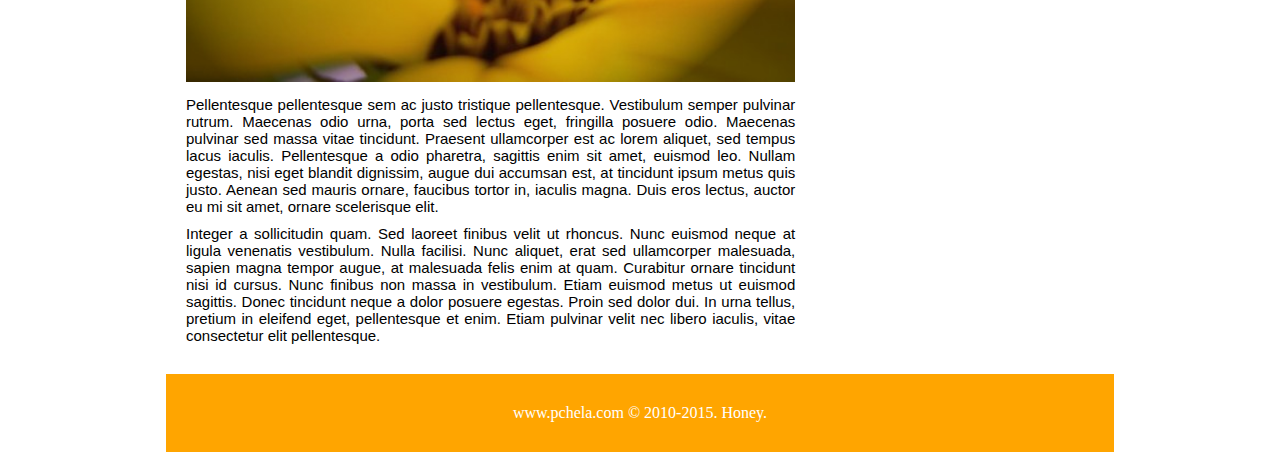
<file: sites/Практика на макетах/index3.html>
<!DOCTYPE html>
<html lang="en">
<head>
    <meta charset="UTF-8">
    <meta http-equiv="X-UA-Compatible" content="IE=edge">
    <meta name="viewport" content="width=device-width, initial-scale=1.0">
    <title>Practies for layors</title>
    <link rel="stylesheet" href="styles.css">
</head>
<body>
    <div class="wrapper">
        <header>
            <div class="block">
                <div class="sitename"></div>
                <nav id="mainnav">
                    <a href="#" class="active">Main</a>
                    <a href="#">About Us</a>
                    <a href="#">Our Products</a>
                    <a href="#">Informations</a>
                    <a href="#">Contacts</a>
                </nav>
            </div>
        </header>
        <div class="container">
            <main>
                <h1>Honey Sale</h1>
                <p>
                    Lorem ipsum dolor sit amet, consectetur adipiscing elit. Suspendisse urna ante, egestas ac nibh 
                    sit amet, vehicula posuere quam. Lorem ipsum dolor sit amet, consectetur adipiscing elit. Curabitur 
                    pretium consequat volutpat. Integer ultricies ligula eget arcu volutpat vehicula. Sed et congue 
                    nisi, ac cursus ex. Duis tempus arcu magna, quis auctor odio congue in. Duis nunc leo, tempor nec 
                    dignissim sed, euismod vel nibh.
                </p>
                <img src="img/Img_1.jpg" alt="1">
                <p>
                    Sed consequat lobortis tellus quis fringilla. Aenean eleifend sapien quis tellus rhoncus, et 
                    elementum justo pulvinar. Vestibulum gravida metus non turpis congue dignissim. Cras vitae urna 
                    nibh. Morbi consectetur ex vel cursus bibendum. Nunc dignissim massa non lacus commodo fringilla. 
                    Sed id ipsum ac diam fermentum condimentum feugiat a nunc. Nulla tincidunt vel ante non venenatis. 
                    Vestibulum fermentum velit et auctor sodales. Sed sagittis metus eget justo lobortis lobortis. 
                    Nulla dictum condimentum ipsum, a interdum nibh rutrum a. Nulla sed justo mi. Suspendisse sit amet 
                    feugiat magna.
                </p>
                <h2>
                    Honey Price
                </h2>
                <table class="tables">
                    <thead>
                        <tr>
                            <th>Type</th>
                            <th>Price</th>
                            <th>Availability</th>
                        </tr>
                    </thead>
                    <tbody>
                        <tr>
                            <td>Linden</td>
                            <td>20$ per liter</td>
                            <td>10 tons</td>
                        </tr>
                        <tr>
                            <td>Pine</td>
                            <td>30$ per liter</td>
                            <td>7 tons</td>
                        </tr>
                        <tr>
                            <td>Clover</td>
                            <td>40$ per liter</td>
                            <td>5 tons</td>
                        </tr>
                        <tr>
                            <td>Dandelion</td>
                            <td>50$ per liter</td>
                            <td>1 ton</td>
                        </tr>
                    </tbody>
                </table>
                <h2>
                    Honey Is the Best Medicine
                </h2>
                <p>
                    Nulla eros justo, vulputate ac eros in, semper pharetra ex. Interdum et malesuada fames ac ante 
                    ipsum primis in faucibus. Quisque venenatis pellentesque lacus, eget commodo velit. Vivamus porta 
                    lobortis elit, fringilla imperdiet leo placerat id. Sed volutpat et tortor id ultricies. Integer 
                    efficitur mi id dui porta eleifend. Aliquam aliquet condimentum eros eu euismod. Interdum et 
                    malesuada fames ac ante ipsum primis in faucibus. Vivamus euismod accumsan mauris at tincidunt. 
                    Etiam euismod vitae elit ut feugiat.
                </p>
                <h2>
                    To Order the Honey
                </h2>
                <img src="img/img_2.jpg" alt="2">
                <p>
                    Pellentesque pellentesque sem ac justo tristique pellentesque. Vestibulum semper pulvinar rutrum. 
                    Maecenas odio urna, porta sed lectus eget, fringilla posuere odio. Maecenas pulvinar sed massa 
                    vitae tincidunt. Praesent ullamcorper est ac lorem aliquet, sed tempus lacus iaculis. Pellentesque 
                    a odio pharetra, sagittis enim sit amet, euismod leo. Nullam egestas, nisi eget blandit dignissim, 
                    augue dui accumsan est, at tincidunt ipsum metus quis justo. Aenean sed mauris ornare, faucibus 
                    tortor in, iaculis magna. Duis eros lectus, auctor eu mi sit amet, ornare scelerisque elit.
                </p>
                <p>
                    Integer a sollicitudin quam. Sed laoreet finibus velit ut rhoncus. Nunc euismod neque at ligula 
                    venenatis vestibulum. Nulla facilisi. Nunc aliquet, erat sed ullamcorper malesuada, sapien magna 
                    tempor augue, at malesuada felis enim at quam. Curabitur ornare tincidunt nisi id cursus. Nunc 
                    finibus non massa in vestibulum. Etiam euismod metus ut euismod sagittis. Donec tincidunt neque a 
                    dolor posuere egestas. Proin sed dolor dui. In urna tellus, pretium in eleifend eget, pellentesque 
                    et enim. Etiam pulvinar velit nec libero iaculis, vitae consectetur elit pellentesque.
                </p>
            </main>
            <aside class="right">
                <h3>
                    Benefits of Honey
                </h3>
                <p>
                    Lorem ipsum dolor sit amet, consectetur adipiscing elit. Donec eu laoreet mi, at dignissim 
                    turpis. Phasellus suscipit.
                </p>
                <p>
                    Nulla mollis lacus vel velit convallis, a facilisis justo tincidunt. Vestibulum dapibus 
                    consequat metus id commodo. Etiam tincidunt ornare erat, non egestas lectus cursus aliquam. 
                    Vivamus.
                </p>
                <p>
                    Pellentesque habitant morbi tristique senectus et netus et malesuada fames ac turpis egestas. 
                    Mauris vitae iaculis risus. Suspendisse.
                </p>
                <p>
                    Lorem ipsum dolor sit amet, consectetur adipiscing elit. Donec eu laoreet mi, 
                    at dignissim turpis. Phasellus suscipit.
                </p>
                <p>
                    Pellentesque habitant morbi tristique senectus et netus et malesuada fames ac 
                    turpis egestas. Mauris vitae iaculis risus.
                </p>
                <p>
                    Duis et luctus magna, vel aliquam est. Nulla laoreet est in malesuada viverra. Vivamus 
                    odio massa, placerat id lacus id, semper fermentum sapien. Praesent.
                </p>
                <p>
                    Mauris id euismod neque. Nulla non nunc sed enim lacinia dapibus et non mi. Nam nisl massa, 
                    efficitur in auctor et, finibus quis est. Proin nec laoreet tortor, sed porttitor.
                </p>
                <h3>
                    Honey Harmful Properties
                </h3>
                <p>
                    Cras ante dui, auctor vitae turpis ut, mollis sagittis tortor. Vivamus eget auctor tellus. 
                    Curabitur in venenatis augue, at porttitor massa. Nam ut malesuada sapien. In at ante rhoncus, 
                    tristique odio vitae, congue lorem. Nam vel viverra justo. Sed eros velit, pellentesque vitae 
                    felis id, luctus pretium ipsum. Sed lobortis.
                </p>
                <p>
                    Cras ante dui, auctor vitae turpis ut, mollis sagittis tortor. Vivamus eget auctor tellus. 
                    Curabitur in venenatis augue, at porttitor massa. Nam ut malesuada sapien. In at ante rhoncus, 
                    tristique odio vitae, congue lorem. Nam vel viverra justo.
                </p>
            </aside>
        </div>
        <footer>
            www.pchela.com &copy; 2010-2015. Honey.
        </footer>
    </div>
</body>
</html>
</file>
<file: css/style.css>
*{
    box-sizing: border-box;
}
:root{
    --index: calc(1vw + 1vh);
    --text: #e7e7e0;
  }
@font-face {
	font-family: raleway_f;
	src: url(../fonts/raleway-regular.woff2);
}
@font-face {
	font-family: raleway_f;
	src: url(../fonts/raleway-black.woff2);
	font-weight: 900;
}
@keyframes arrow {
	0%,
	50%,
	100% {
		opacity: 1;
	}

	25%,
	75% {
		opacity: 0;
	}
}
html{
    scroll-behavior: smooth;
}
body {
    font-family: 'MuseoModerno', cursive;
    margin: 0px;
}
h1 {
    color: whitesmoke;
    text-shadow: 0px 0 7px #ffe474;
    font-size: 50pt;
    margin-top: 10%;
    margin-bottom: 0px;
    font: bolder;
}
h3 {
    color: whitesmoke;
    text-shadow: 0px 0 5px #ffe474;
}
#logo1 {
    width: 120px;
    margin-right: 42%;
}
#logo2 {
    width: 120px;
    height: 75.6px;
}
.text {
    font-size: 20pt;
    margin: 0px;
}
.wrapper
{
    background-color: white;
    position: relative;
    z-index: 120;
    width: 100%;
    margin: auto;
    border: none;
    align-items: center;
}
header
{
    border: none;
}
.container
{
    display: flex;
}
.foot {
    bottom: calc(var(--index) * 2.5);
    opacity: .45;
    font-size: calc(var(--index) * .75);
    letter-spacing: calc(var(--index) / 37.5);
}
#img1
{
    width: 587px;
    float: right;
}
main
{
    align-items: center;
    width: 100%;
    border: none;
    background-color: #210002;
    
}
footer
{
    display: flex;
    padding: 3px 0 3px 0;
    border: none;
    text-align: center;
    background-color: #110001;
    color: whitesmoke;
}
footer p {
    margin-left: 47px;
}
.block
{
    margin: 0px;
}
nav
{
    display: flex;
    justify-content: center;
    width: 100%;
    border: none;
    background-color: #210002;
}
nav a
{
    padding: 25px;
    color: whitesmoke;
    text-shadow: 1px 0 10px #ffe474;
    text-decoration: none;
}
nav a:hover
{
    color: #ffe474;
    text-decoration: none;
}
p
{
    text-align: left;
}
#navlast {
    padding-right: calc(var(--index) / 2.25);
}
.screen1 {
    font: font-face normal;
    margin-left: 15%;
    margin-right: 10%;
}
.screen2 {
    margin-top: 256px;
    background-color: #ffffff;
    box-shadow: 0 0 50px #ffe474;
}
.screen2 h2, .screen2 p {
    margin-top: 60px;
    margin-left: 10%;
}
.screen2 p {
    font-size: 20px;
    margin-right: 10%;
}
.screen3 {
    color: whitesmoke;
    text-shadow: 1px 0 10px #ffe474;
    text-align: center;
    align-items: center;
    margin-left: 10%;
    margin-right: 10%;
    margin-bottom: 150px;
}
.screen3 h1, .screen3 p {
    text-align: center;
    color: whitesmoke;
    text-shadow: 1px 0 10px #ffe474;
    font-size: 20px;
    margin-bottom: 20px;
}
.screen3 img {
    margin: 6px;
    border: 10px;
    border-style:outset;
    border-color:rgb(114, 100, 100);
    box-shadow: 1px 0 10px #354251;
}
.screen4{
    background-color: #210002;
    box-shadow: 0 0 50px whitesmoke;
    color: whitesmoke;
    text-align: center;
}
.screen4 p, .screen4 h2{
    text-align: center;
    text-shadow: 1px 0 10px #ffe474;
}
.contact {
    float: right;
    margin-right: 10%;
    margin-left: 120px;
    margin-top: 186px;
    margin-bottom: 90px;
}
.float-left {
    margin-left: 10%;
}
h2 {
    padding-top: 100px;
    font-size: 45px;
    margin: 0 0 0 0;
}
#text_padding {
    padding-bottom: 150px;
}
#imgLogoGroup {
    width: 40%;
    float: left;
    margin: 0 20px 10% 5%;
}
.parallax,
.parallax__layer {
  height: 1000px;
}
.parallax__layer {
    position: fixed;
    background-position: bottom center;
    background-size: auto 1038px;
    background-repeat: repeat-x;
    width: 100%;
    z-index: 10;
}
#parallax-0 {
    background-image: url(../img/layer0.png);
    background-color: #ffaf1b;
}
#parallax-1 {
    background-image: url(../img/layer1.png);
}
#parallax-2 {
    background-image: url(../img/layer2.png);
}
#parallax-3 {
    background-image: url(../img/layer3.png);
}
#parallax-4 {
    background-image: url(../img/layer4.png);
}
#parallax-5 {
    background-image: url(../img/layer5.png);
}
#parallax-6 {
    background-image: url(../img/layer6.png);
}
#parallax-7 {
    background-image: url(../img/layer7.png);
}
#text1{
    color: var(--text);
    text-align: center;
    margin-top: 170px;
    text-transform: uppercase;
    font-size: calc(var(--index) / 1.175);
      letter-spacing: calc(var(--index) / 3.5);
    text-shadow: 1px 0 10px #ffe474;
}
#text2{
    color: var(--text);
    text-align: center;
    margin-top: 200px;
    text-transform: uppercase;
    font-size: calc(var(--index) * 2.5);
    letter-spacing: calc(var(--index) / 2.25);
    text-shadow: 1px 0 10px #ffe474;
}
#text3{
    color: var(--text);
    text-align: center;
    margin-top: 290px;
    text-transform: uppercase;
    font-size: calc(var(--index) / 1.175);
      letter-spacing: calc(var(--index) / 3.5);
    text-shadow: 1px 0 10px #ffe474;
}
#parallax-8 {
    background-image: url(../img/layer8.png);
}
.arrow {
    position: absolute;
    width: 30px;
    height: 30px;
    border-top: 2px solid whitesmoke;
    border-right: 2px solid whitesmoke;
    margin-right: 60%;
    z-index: 120;
    transform: rotate(135deg);
    margin-left: 49.5%;
    margin-top: 48.5%;
    box-shadow: 1px 0 10px #ffe474;
    font-size: calc(var(--index) / 1.175);
    animation: arrow 5s ease 2s infinite reverse backwards;
}
.button{
    display: inline-block;
    cursor: pointer; 
    font-size:16px;
    text-decoration:none;
    padding:10px 10px;
    color:black;
    background: whitesmoke;
    border-radius:15px;
    border:3px solid #354251;
}
.button:hover{
    background:#354251;
    color:whitesmoke;
    border:3px solid #354251;
    transition: all 0.4s ease;
}
.screen5{
    
}


#contact-form input[type="text"], #contact-form input[type="email"], #contact-form input[type="tel"]{
    height: 20px;
    width: 490px;
    padding: 5px;
    margin-bottom: 10px;
    border: black 1px;
    background-color: whitesmoke;
    border-radius: 20px;
    box-shadow: 0 0 10px rgba(0, 0, 0, 0.5);
}
#centroo{
    text-align: center;
}
#contact-form input[type="submit"]{
    background-color: whitesmoke;
    width: 170px;
    padding: 7px;
    font-family: 'Comfortaa', cursive;
    text-transform: uppercase;
    font-weight: bold;
    font-style: italic;
    border-radius: 20px;
    box-shadow: 0 0 10px rgb(255, 253, 106);
    margin-bottom: 40px;
}
#contact-form input[type="submit"]:hover{
    background-color: #ffe474;
}
label{
    font-style: italic;
}
#contact-form textarea{
    margin-bottom: 10px;
    border: white solid 1px;
    background-color: whitesmoke;
    width: 500px;
    border-radius: 20px;
    box-shadow: 0 0 10px rgba(202, 58, 58, 0.5);
}
#contact-form input[type="radio"]{
    margin-bottom: 10px;
}
#textform{
    text-shadow: 1px 0 10px #ffe474;
}
</file>
<file: sites/2 Вариант/style.css>
*{
    box-sizing: border-box;
}
body {
    background-color: #B17E4F;
}
.wrapper
{
    width: 65%;
    padding: 0.1%;
    margin: 20px auto;
    border: none;
    background-color: #fff;
}
header
{
    border: none;
}
.container
{
    display: flex;
}
img
{
    width: 100%;
    text-align: center;
}
main
{
    width: 75%;
    padding: 20px;
    border: none;
    font-family: Arial, Helvetica, sans-serif;
}
.right
{
    width: 30%;
    border: none;
    text-align: left;
    font-size: 13px;
}
th
{
    background-color: rgb(231, 231, 231);
}
th, td 
{
    border: 4px solid black;
    width: 9%;
    text-align: center;

}
footer
{
    padding: 30px 0;
    margin: 4% 1% 2% 1%;
    border: none;
    text-align: center;
    background-color: #D0E4A7;
    color: black;
}
.block
{
    height: 100%;
    margin: 1% 1% 1% 1%;
}
.main_img
{
    width: 98%;
    margin-left: 1%;
}
.sitename
{
    margin-top: 2%;
    margin-bottom: 1%;
    margin-left: 19%;
    font: 300% Arial;
    color: white;
}
.sitename1
{
    margin-top: -3%;
    margin-bottom: 1%;
    margin-left: 59%;
    font: 120% Arial;
    color: whitesmoke;
    opacity: .3;
}
nav
{
    display: flex;
    width: 100%;
    border: none;
    background-color: #000000;
}
nav a
{
    padding: 2%;
    width: 100%;
    color: white;
    text-align: center;
    text-decoration: none;
    font: 15px Arial;
    
}
nav a:hover
{
    color: white;
    background-color: #1C3039;
}
main h1
{
    color: #8E6E52;
    font: 30px;
    font: bolder;
    font-family: Arial, Helvetica, sans-serif;
}
h3 {
    background-color: #5D9EBC;
    padding: 10px 10px 10px 20px;
    color: #fff;
    margin-top: 0px;
    font-size: 20px;
}
main p
{
    margin: 10px 0;
    text-align: justify;
    font: 15px Arial;
}
.skin {
    background-color: #F0EDE6;
    padding-left: 8px;
    padding-right: 8px;
    padding-top: 8px;
    padding-bottom: 1px;
    margin-top: 20px;
    margin-bottom: 20px;
    line-height: 30px;
    font-size: 15px;
}
.navbar-item{
    text-align: center;
}
a {
    color: #5A7020;
    text-decoration: none;
}
li {
    list-style-type: none;
    margin-left: 20px;
    border-bottom: 1mm ridge #eae7e018;
}
.button{
    display: inline-block;
    text-decoration: none;
    background-color: #F0EDE6;
    color: #5A7020;
    border: 2px solid #F0EDE6;
    border-radius: 5px;
    font-size: 16px;
    padding: 5px 6px; ;
}
</file>
<file: sites/BEST_sait-visitka FROM BTS/css/style.css>
* {
    margin:0;
    padding: 0;
}
html,body {
  height: 100%;
}
header, main, footer {
    width: 1040px;
    margin:0 auto;
}
#wrapper{
    min-height: 100%;
    height: auto !important;
    height: 100%;
    width: 100%;
}
#centroo{
    text-align: center;
}
header{
    height:120px;  
}
main{
    padding-bottom: 100px;
}
footer{   
    margin: -100px auto 0;
    position: relative;
    height: 100px;
}
body{
    background-color: #380577;
    color: white;
    font-family: 'Comfortaa', cursive;
}
.main_img-float{
    width: 550px;
    margin-right: 40px;
    float: left;
}
#panorama {
    width: 100%;
    height: 150px;
    background: url(../img/2.jpg) no-repeat center 70%;
    background-size: cover;
}
.services_img{
    width: 240px;
    margin-bottom: 15px;
    height: 160px;
}
.services_item{
    margin-left: 40px;
    margin-right: 40px;
    width: 240px;
    float: left;
}
.services{
    padding: 35px;
}
.clearfix::after{
    content: "";
    display: table;
    clear:both;
}
 .h1--invisible{
    visibility: hidden;
 }
 .onas{
    display: block;
    margin-left: auto;
    margin-right: auto;
    text-align: left;
    width: 550px;
 }
 .onas_zagolovok{
    display: block;
    margin-left: auto;
    margin-right: auto;
    width: 550px;
    padding: 10px;
    text-align: center;
 }
 .onas_item{
    width: 550px;
    display: block;
    margin-left: auto;
    margin-right: auto;
    margin-bottom: 20px;
 }
 .kontakty{
    padding: 5px;
    display: block;
    margin-left: auto;
    margin-right: auto;
    text-align: center;
    width: 550px;
 }
#logo{
    text-transform:uppercase;
    text-decoration: none;
    color: white;
    font-weight: bold;
    line-height: 100px;
    font-size: 24px;
    float: left;
}
.pink{
    color: fuchsia;
}
.footer_block, .footer_icons {
    display: inline-block;
    width: 335px;
}
.footer_icons {
    text-align: right;
    margin-left: 10px;
}
.footer_img {
    width: 50px;
    margin-left: 10px;
}
.footer_block {
    text-transform: uppercase;
    text-align: center;
}
h1, h2 {
    text-transform: uppercase;
    font-weight: bold;
    font-size: 20px;
}
.pikcha_osn {
    border-style: outset;
    box-shadow: 0 0 10px rgba(0,0,0,0.5);
}
.pikcha_neosn {   
    width: 240px;
    border-radius: 8px;
    box-shadow: 0 0 10px rgba(0,0,0,0.5);
}
#mainnav ul{
    list-style: none;
    margin: 0;
    padding-left: 0;
    font-size: 20px;
    text-transform: uppercase;
    text-align: center;
    padding: 40px 0 0 0;
}
#mainnav li{
    display: inline;
    margin: 20px;
}
#mainnav a{
    text-decoration: none;
}
#mainnav a:hover{
    text-decoration: underline;
}
#mainnav li.active a{
    font-weight: bold;
}
.more {
    text-decoration: none;
}
.new::after{
    content:"new";
    font-size: 10px;
    vertical-align: super;
    background-color: violet;
    border-radius: 2px;
    padding: 3px;
    margin-left: 5px;
}
.new2::after{
    content:"new";
    font-size: 10px;
    vertical-align: super;
    background-color: #380577;
    border-radius: 2px;
    padding: 3px;
    margin-left: 5px;
}
.klienty_img{
    width: 240px;
    margin-bottom: 15px;
    height: 350px;
}
table {
    border-collapse: collapse;
}
th,td {
    padding: 10px;
}
.price th:first-child{
    width: 10%;
}
.price th:nth-child(2), .price th:last-child {
    width: 25%;
}
th {
    text-align: center;
    font-weight: bold;
    border-top: 5px solid fuchsia;
    border-bottom: 5px solid fuchsia;
}
td:first-child, td:nth-child(2), th:last-child, td:last-child {
    text-align: center;
}
caption {
    text-align: left;
    font-weight: bold;
    font-size: 20px;
}
tr:nth-child(2), tr:nth-child(4) {
    background: rgb(138, 55, 197);
}
tr:nth-child(2) {
    border-top: 2px solid white;
    border-bottom: 2px solid white;
}
tr:nth-child(4) {
    border-top: 2px solid white;
}
.napisat {
    text-decoration: none;
}
#contact-form input[type="text"], #contact-form input[type="email"], #contact-form input[type="tel"]{
    height: 20px;
    width: 250px;
    padding: 5px;
    margin-bottom: 10px;
    border: white solid 1px;
    background-color: #eddfff;
}
#contact-form input[type="submit"]{
    background-color: #9875c9;
    width: 170px;
    padding: 7px;
    font-family: 'Comfortaa', cursive;
    text-transform: uppercase;
    font-weight: bold;
    font-style: italic;
}
#contact-form input[type="submit"]:hover{
    background-color: #eddfff;
}
#contact-form select {
    border: white solid 1px;
    background-color: #eddfff;
    width: 263px;
    height: 32px;
    margin-bottom: 10px;
}
label{
    font-style: italic;
}
#contact-form textarea{
    margin-bottom: 10px;
    border: white solid 1px;
    background-color: #eddfff;
    width: 260px;
}
#contact-form input[type="radio"]{
    margin-bottom: 10px;
}
</file>
<file: sites/Практика на макетах/styles.css>
*
{
    box-sizing: border-box;
}
.wrapper
{
    width: 75%;
    margin: 20px auto;
    border: none;
}
header
{
    border: none;
}
.container
{
    display: flex;
}
img
{
    width: 100%;
    text-align: center;
}
main
{
    width: 70%;
    padding: 20px;
    border: none;
    font-family: Arial, Helvetica, sans-serif;
}
.right
{
    width: 30%;
    margin-left: 20px;
    padding: 20px;
    border: none;
    text-align: justify;
    font-family: Arial, Helvetica, sans-serif;
    font-size: 15px;
}
.tables{
    border-collapse: collapse;
}
th
{
    background-color: rgb(231, 231, 231);
}
th, td 
{
    border: 4px solid black;
    width: 9%;
    text-align: center;

}
footer
{
    padding: 30px 0;
    border: none;
    text-align: center;
    background-color: orange;
    color: white;
}
.block
{
    margin: 20px 0px 0px 0px;
}
.sitename
{
    margin-bottom: 10px;
    font: 20px Arial;
}
nav
{
    display: flex;
    width: 100%;
    border: none;
    background-color: orange;
}
nav a
{
    padding: 25px;
    color: white;
    text-decoration: none;
    font: 15px Arial;
    
}
nav a:hover, nav a:active
{
    color: red;
    text-decoration: underline;
}
main h1
{
    font: 30px;
    font: bolder;
    font-family: Arial, Helvetica, sans-serif;
}
h1,h2,h3
{
    font-family: Arial, Helvetica, sans-serif;
}
main p
{
    margin: 10px 0;
    text-align: justify;
    font: 15px Arial;
}
.active
{
    text-decoration: underline;
}
</file>
